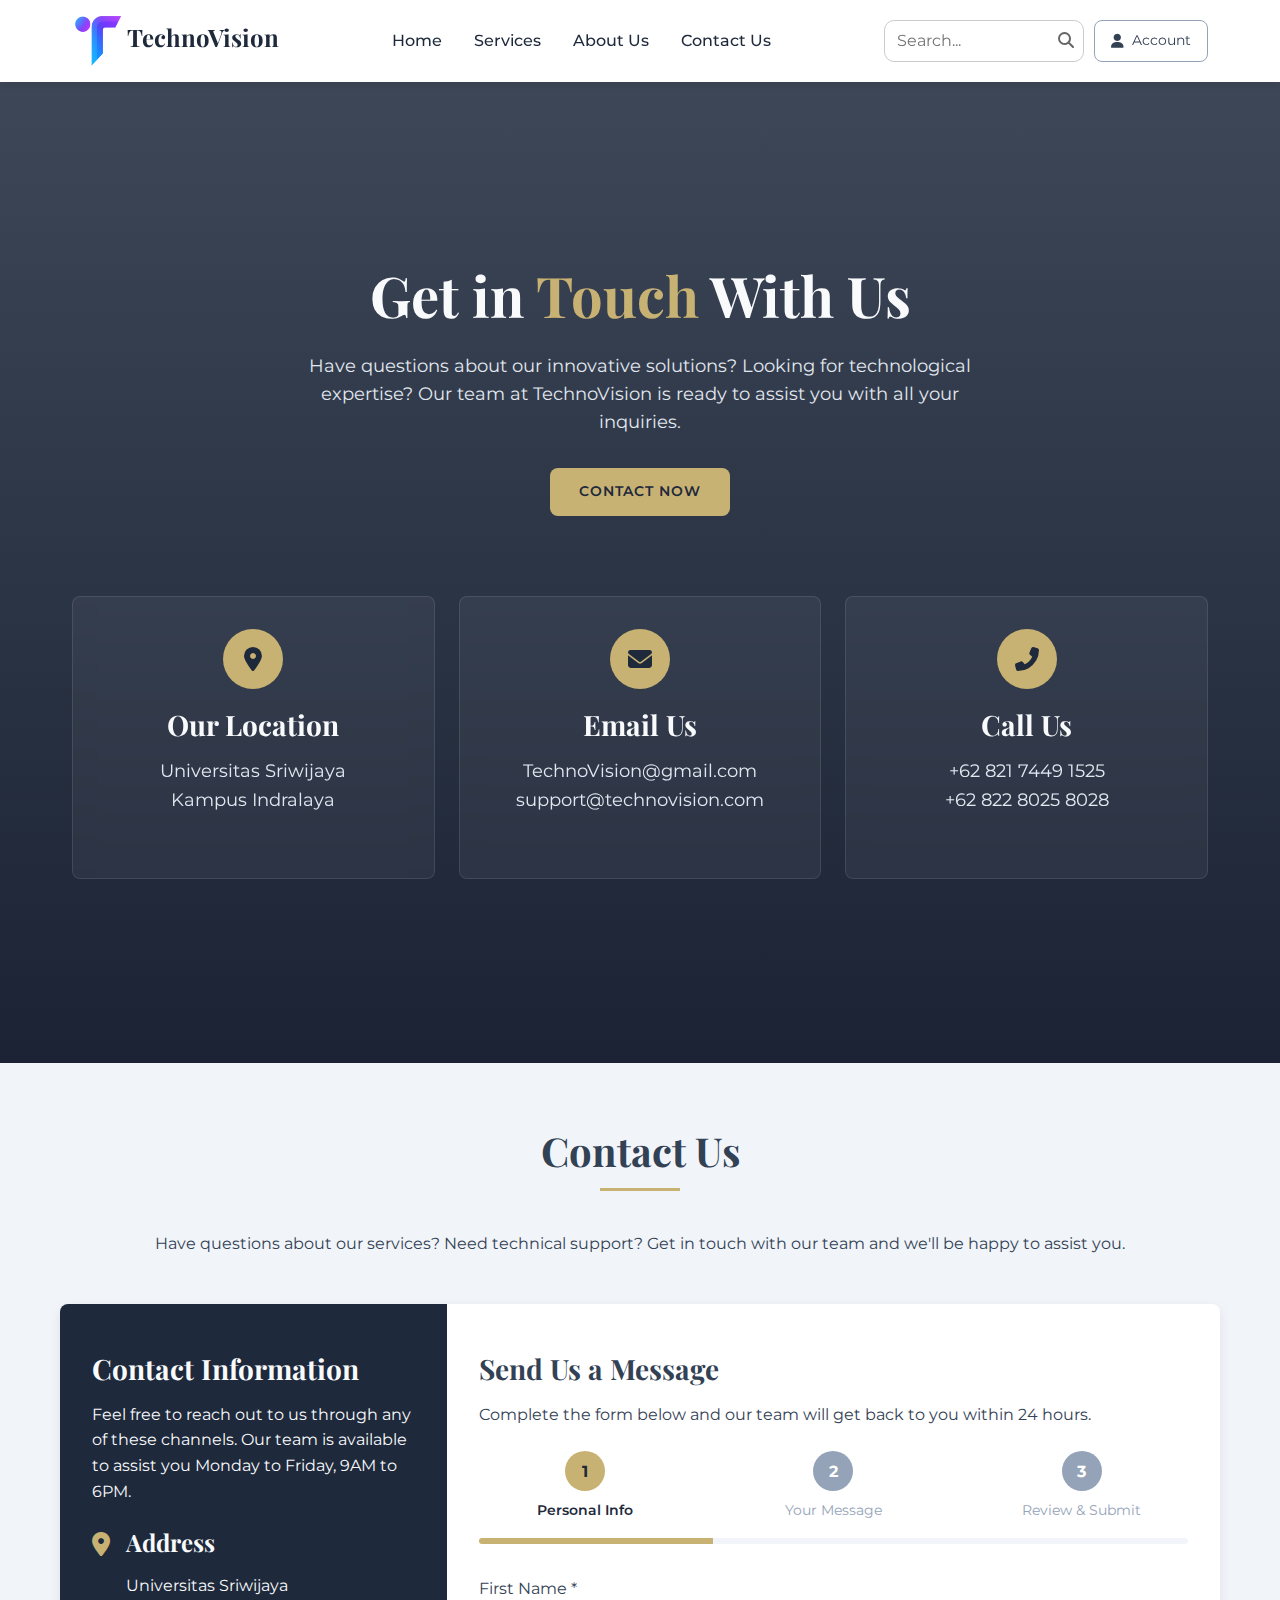
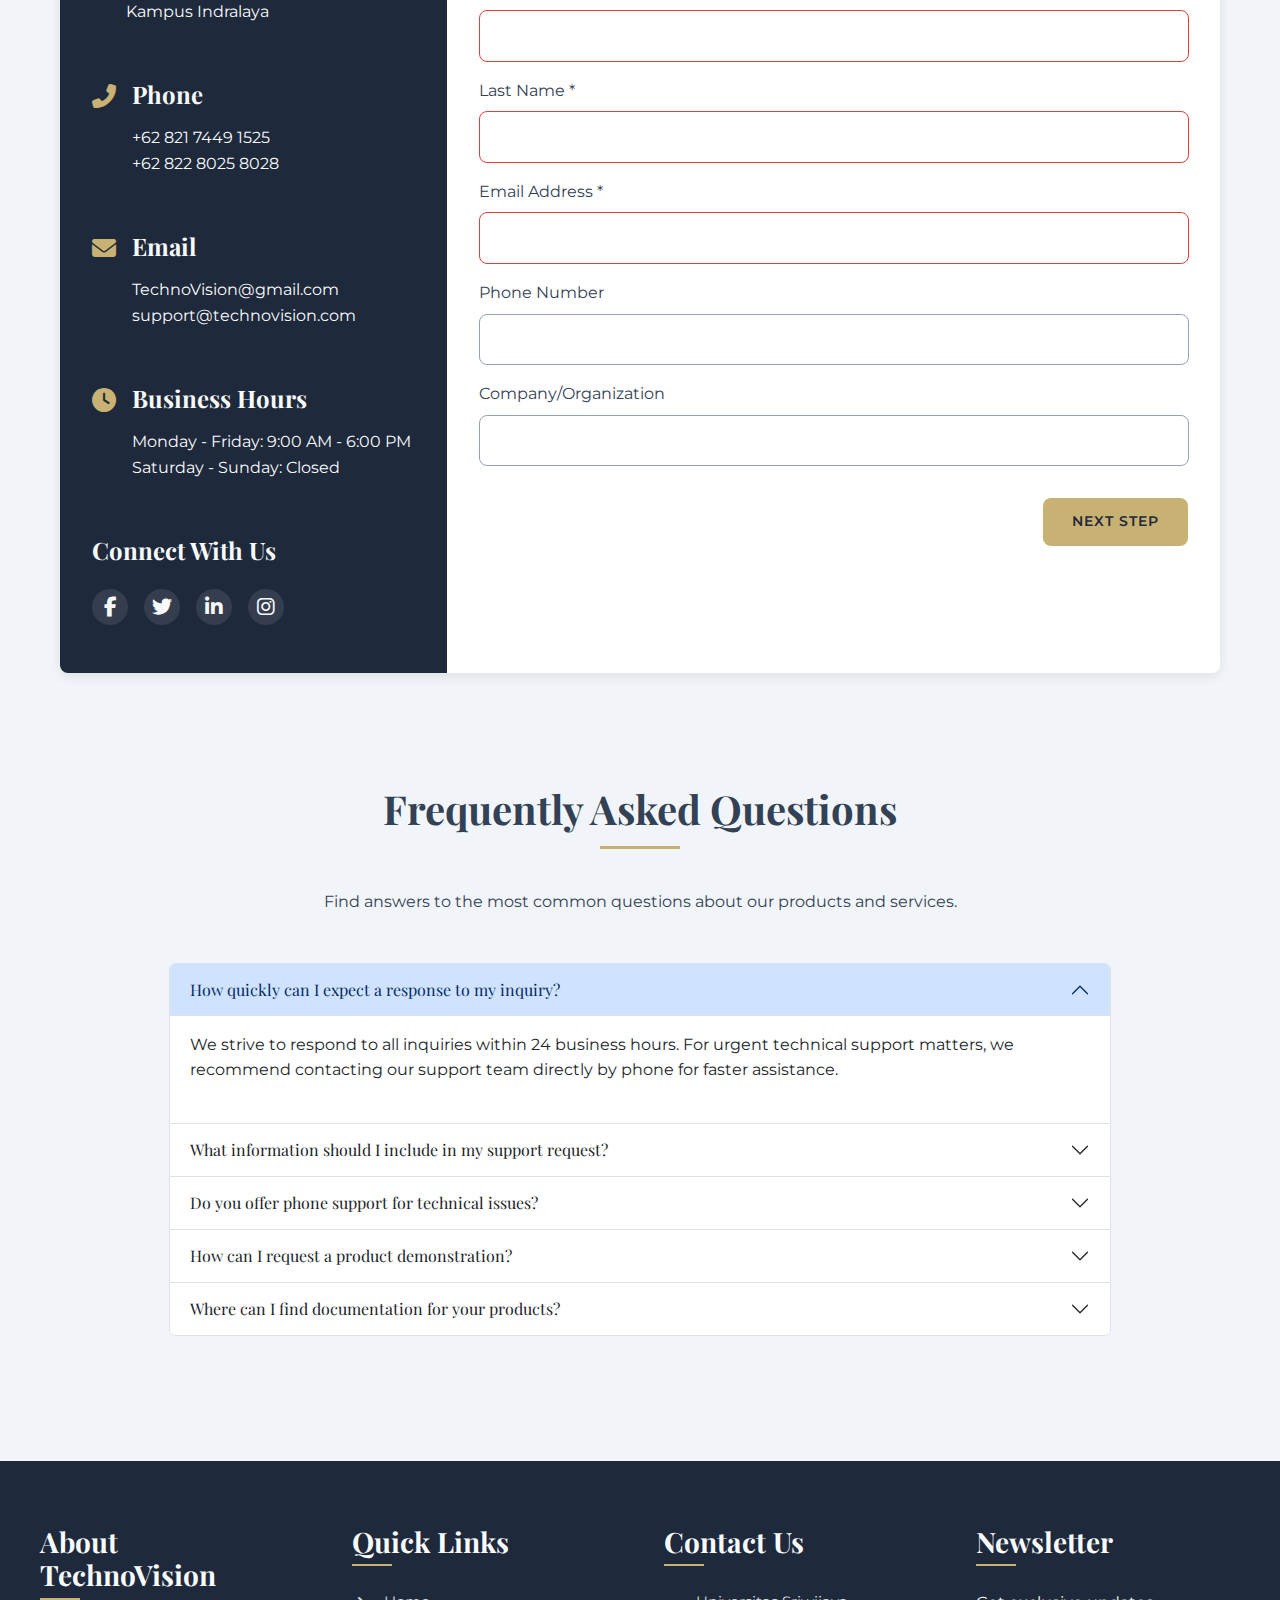
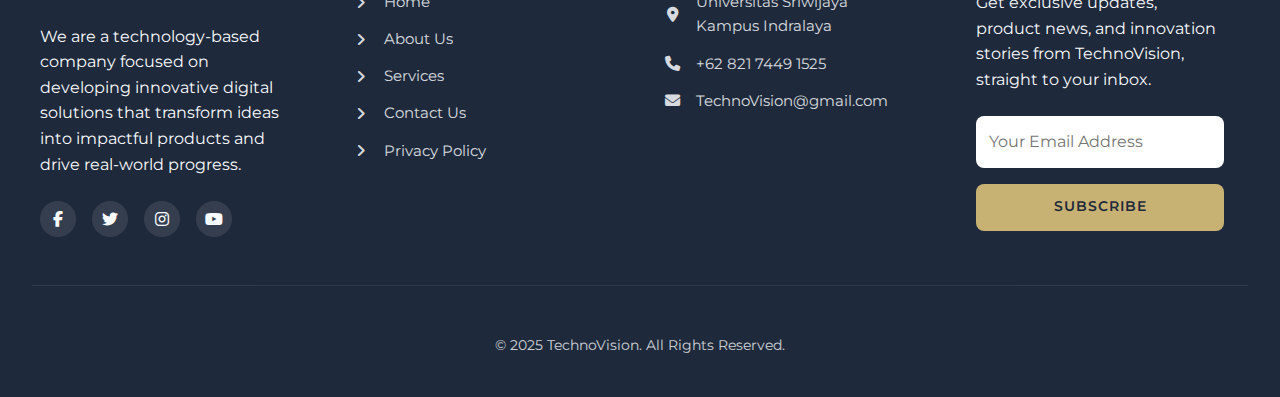
<file: Projek PW/CONTACTUS/contactUs.html>
<!DOCTYPE html>
<html lang="en">

<head>
    <meta charset="UTF-8">
    <meta name="viewport" content="width=device-width, initial-scale=1.0">
    <title>Contact Us - TechnoVision</title>
    <script src="contactUs.js"></script>
    <!-- Bootstrap 5.3 CSS -->
    <link href="https://cdn.jsdelivr.net/npm/bootstrap@5.3.0/dist/css/bootstrap.min.css" rel="stylesheet">
    <!-- Font Awesome -->
    <link rel="stylesheet" href="https://cdnjs.cloudflare.com/ajax/libs/font-awesome/6.4.0/css/all.min.css">
    <!-- Google Fonts -->
    <link
        href="https://fonts.googleapis.com/css2?family=Montserrat:wght@300;400;500;600;700&family=Playfair+Display:wght@400;500;600;700&display=swap"
        rel="stylesheet">
    <link rel="stylesheet" href="contactUs.css">
</head>

<body>
    <!-- Header with Navigation -->
    <header>
        <nav>
            <a href="../HOME/index.html" class="logo">
                <img src="../ASSETS/logo.png" alt="TechnoVision Logo" class="logo-img" />
                TechnoVision
            </a>
            <div class="nav-links">
                <a href="../HOME/index.html">Home</a>
                <a href="../SERVICES/services.html">Services</a>
                <a href="../ABOUTUS/aboutUs.html">About Us</a>
                <a href="contactUs.html">Contact Us</a>
            </div>

            <div class="user-menu">
                <div class="search-wrapper">
                    <input type="text" id="searchInput" placeholder="Search..." />
                    <button onclick="searchContent()">
                        <i class="fas fa-search"></i>
                    </button>
                </div>
                <button class="user-btn"><i class="fas fa-user"></i> Account</button>
                <div class="dropdown">
                    <a href="#" onclick="openAuthModal('login')"><i class="fas fa-sign-in-alt"></i> Login</a>
                    <a href="#" onclick="openAuthModal('signup')"><i class="fas fa-user-plus"></i> Sign Up</a>
                    <a href="#"><i class="fas fa-cog"></i> Settings</a>
                </div>
            </div>
            <button class="mobile-toggle">
                <i class="fas fa-bars"></i>
            </button>
        </nav>
    </header>

    <!-- Mobile Menu -->
    <div class="mobile-menu">
        <button class="close-mobile">&times;</button>
        <a href="../HOME/index.html">Home</a>
        <a href="../SERVICES/services.html">Services</a>
        <a href="../ABOUTUS/aboutUs.html">About Us</a>
        <a href="../CONTACTUS/contactUs.html">Contact Us</a>
        <div class="mobile-auth">
            <button onclick="openAuthModal('login')">Login</button>
            <button onclick="openAuthModal('signup')">Sign Up</button>
        </div>
    </div>

    <br><br><br>

    <!-- Contact Hero Section -->
    <section class="contact-hero">
        <div class="container">
            <div class="row text-center">
                <div class="col-lg-10 mx-auto">
                    <h1>Get in <span class="accent-text">Touch</span> With Us</h1>
                    <p>Have questions about our innovative solutions? Looking for technological expertise? Our team at
                        TechnoVision is ready to assist you with all your inquiries.</p>
                    <a href="#contact-form" class="btn">Contact Now</a>
                </div>
            </div>

            <div class="row mt-5">
                <div class="col-md-4">
                    <div class="contact-info-card text-center">
                        <div class="contact-icon mx-auto">
                            <i class="fas fa-map-marker-alt"></i>
                        </div>
                        <h3>Our Location</h3>
                        <p>Universitas Sriwijaya<br>Kampus Indralaya</p>
                    </div>
                </div>
                <div class="col-md-4">
                    <div class="contact-info-card text-center">
                        <div class="contact-icon mx-auto">
                            <i class="fas fa-envelope"></i>
                        </div>
                        <h3>Email Us</h3>
                        <p>TechnoVision@gmail.com<br>support@technovision.com</p>
                    </div>
                </div>
                <div class="col-md-4">
                    <div class="contact-info-card text-center">
                        <div class="contact-icon mx-auto">
                            <i class="fas fa-phone-alt"></i>
                        </div>
                        <h3>Call Us</h3>
                        <p>+62 821 7449 1525<br>+62 822 8025 8028</p>
                    </div>
                </div>
            </div>
        </div>
    </section>

    <!-- Contact Section -->
    <section class="container" id="contact-form">
        <h2 class="title">Contact Us</h2>
        <p class="text-center mb-5">Have questions about our services? Need technical support? Get in touch with our
            team and we'll be happy to assist you.</p>

        <div class="row contact-section">
            <!-- Contact Information -->
            <div class="col-lg-4 contact-info">
                <h3>Contact Information</h3>
                <p>Feel free to reach out to us through any of these channels. Our team is available to assist you
                    Monday to Friday, 9AM to 6PM.</p>

                <div class="contact-info-item">
                    <i class="fas fa-map-marker-alt"></i>
                    <div>
                        <h4>Address</h4>
                        <p>Universitas Sriwijaya<br>Kampus Indralaya</p>
                    </div>
                </div>

                <div class="contact-info-item">
                    <i class="fas fa-phone-alt"></i>
                    <div>
                        <h4>Phone</h4>
                        <p>+62 821 7449 1525<br>+62 822 8025 8028</p>
                    </div>
                </div>

                <div class="contact-info-item">
                    <i class="fas fa-envelope"></i>
                    <div>
                        <h4>Email</h4>
                        <p>TechnoVision@gmail.com<br>support@technovision.com</p>
                    </div>
                </div>

                <div class="contact-info-item">
                    <i class="fas fa-clock"></i>
                    <div>
                        <h4>Business Hours</h4>
                        <p>Monday - Friday: 9:00 AM - 6:00 PM<br>Saturday - Sunday: Closed</p>
                    </div>
                </div>

                <div class="mt-4">
                    <h4>Connect With Us</h4>
                    <div class="social-links">
                        <a href="#" class="text-light"><i class="fab fa-facebook-f fa-lg"></i></a>
                        <a href="#" class="text-light"><i class="fab fa-twitter fa-lg"></i></a>
                        <a href="#" class="text-light"><i class="fab fa-linkedin-in fa-lg"></i></a>
                        <a href="#" class="text-light"><i class="fab fa-instagram fa-lg"></i></a>
                    </div>
                </div>
            </div>

            <!-- Contact Form -->
            <div class="col-lg-8 contact-form">
                <h3>Send Us a Message</h3>
                <p>Complete the form below and our team will get back to you within 24 hours.</p>

                <!-- Step Progress Bar -->
                <div class="step-progress">
                    <div class="step-indicator">
                        <div class="step active" id="personal-step-indicator">
                            <div class="step-number">1</div>
                            <div class="step-title">Personal Info</div>
                        </div>
                        <div class="step" id="message-step-indicator">
                            <div class="step-number">2</div>
                            <div class="step-title">Your Message</div>
                        </div>
                        <div class="step" id="review-step-indicator">
                            <div class="step-number">3</div>
                            <div class="step-title">Review & Submit</div>
                        </div>
                    </div>
                    <div class="progress">
                        <div class="progress-bar" role="progressbar" style="width: 33%" aria-valuenow="33"
                            aria-valuemin="0" aria-valuemax="100"></div>
                    </div>
                </div>

                <!-- Contact Form -->
                <form id="contactForm">
                    <!-- Step 1: Personal Information -->
                    <div class="form-step active" id="step1">
                        <div class="row g-3">
                            <div class="col-md-6">
                                <label for="firstName" class="form-label">First Name *</label>
                                <input type="text" class="form-control1" id="firstName" required>
                            </div>
                            <div class="col-md-6">
                                <label for="lastName" class="form-label">Last Name *</label>
                                <input type="text" class="form-control1" id="lastName" required>
                            </div>
                            <div class="col-md-6">
                                <label for="email" class="form-label">Email Address *</label>
                                <input type="email" class="form-control1" id="email" required>
                            </div>
                            <div class="col-md-6">
                                <label for="phone" class="form-label">Phone Number</label>
                                <input type="tel" class="form-control1" id="phone">
                            </div>
                            <div class="col-md-6">
                                <label for="company" class="form-label">Company/Organization</label>
                                <input type="text" class="form-control1" id="company">
                            </div>
                        </div>

                        <div class="form-navigation">
                            <div></div>
                            <button type="button" class="btn" id="step1Next">Next Step</button>
                        </div>
                    </div>

                    <!-- Step 2: Message Details -->
                    <div class="form-step" id="step2">
                        <div class="row g-3">
                            <div class="col-12">
                                <label for="subject" class="form-label">Subject *</label>
                                <input type="text" class="form-control" id="subject" required>
                            </div>
                            <div class="col-12">
                                <label for="department" class="form-label">Department *</label>
                                <select class="form-select" id="department" required>
                                    <option value="" selected disabled>Select Department</option>
                                    <option value="General Inquiry">General Inquiry</option>
                                    <option value="Technical Support">Technical Support</option>
                                    <option value="Sales">Sales</option>
                                    <option value="Partnership">Partnership</option>
                                    <option value="Career">Career</option>
                                </select>
                            </div>
                            <div class="col-12">
                                <label for="message" class="form-label">Your Message *</label>
                                <textarea class="form-control" id="message" rows="5" required></textarea>
                            </div>
                            <div class="col-12">
                                <div class="form-check">
                                    <input class="form-check-input" type="checkbox" id="newsletter">
                                    <label class="form-check-label" for="newsletter">
                                        Subscribe to our newsletter for updates
                                    </label>
                                </div>
                            </div>
                        </div>

                        <div class="form-navigation">
                            <button type="button" class="btn btn-outline-secondary" id="step2Prev">Previous
                                Step</button>
                            <button type="button" class="btn" id="step2Next">Review Information</button>
                        </div>
                    </div>

                    <!-- Step 3: Review & Submit -->
                    <div class="form-step" id="step3">
                        <h4>Review Your Information</h4>
                        <p>Please review the information below before submitting your message.</p>

                        <div class="row">
                            <div class="col-md-6">
                                <div class="mb-3">
                                    <h5 class="mb-2">Personal Information</h5>
                                    <p class="mb-1"><strong>Name:</strong> <span id="reviewName">-</span></p>
                                    <p class="mb-1"><strong>Email:</strong> <span id="reviewEmail">-</span></p>
                                    <p class="mb-1"><strong>Phone:</strong> <span id="reviewPhone">-</span></p>
                                    <p class="mb-1"><strong>Company:</strong> <span id="reviewCompany">-</span></p>
                                </div>
                            </div>
                            <div class="col-md-6">
                                <div class="mb-3">
                                    <h5 class="mb-2">Message Details</h5>
                                    <p class="mb-1"><strong>Subject:</strong> <span id="reviewSubject">-</span></p>
                                    <p class="mb-1"><strong>Department:</strong> <span id="reviewDepartment">-</span>
                                    </p>
                                    <p class="mb-1"><strong>Newsletter:</strong> <span id="reviewNewsletter">-</span>
                                    </p>
                                </div>
                            </div>
                            <div class="col-12">
                                <div class="mb-3">
                                    <h5 class="mb-2">Your Message</h5>
                                    <p id="reviewMessage" class="p-3 bg-light rounded">-</p>
                                </div>
                            </div>
                        </div>

                        <div class="form-check mb-3">
                            <input class="form-check-input" type="checkbox" id="termsAgreement" required>
                            <label class="form-check-label" for="termsAgreement">
                                I agree to the <a href="#">terms and conditions</a> and <a href="#">privacy policy</a>.
                            </label>
                        </div>

                        <div class="form-navigation">
                            <button type="button" class="btn btn-outline-secondary" id="step3Prev">Previous
                                Step</button>
                            <button type="submit" class="btn" id="submitForm">Submit Message</button>
                        </div>
                    </div>
                </form>

                <!-- Submission Result -->
                <div class="submission-result" id="submissionResult">
                    <div class="text-center mb-4">
                        <i class="fas fa-check-circle text-success fa-3x"></i>
                    </div>
                    <h4 class="result-title text-center">Message Sent Successfully!</h4>
                    <p class="text-center">Thank you for contacting TechnoVision. Our team will get back to you shortly.
                    </p>

                    <div class="result-details mt-4">
                        <h5>Message Details:</h5>
                        <p class="result-data"><strong>Name:</strong> <span id="resultName"></span></p>
                        <p class="result-data"><strong>Email:</strong> <span id="resultEmail"></span></p>
                        <p class="result-data"><strong>Subject:</strong> <span id="resultSubject"></span></p>
                        <p class="result-data"><strong>Department:</strong> <span id="resultDepartment"></span></p>
                        <p class="result-data"><strong>Message:</strong> <span id="resultMessage"></span></p>
                    </div>

                    <div class="text-center mt-4">
                        <button type="button" class="btn" id="sendNewMessage">Send Another Message</button>
                    </div>
                </div>
            </div>
        </div>
    </section>

    <!-- FAQ Section -->
    <section class="container py-5">
        <h2 class="title">Frequently Asked Questions</h2>
        <p class="text-center mb-5">Find answers to the most common questions about our products and services.</p>

        <div class="row justify-content-center">
            <div class="col-lg-10">
                <div class="accordion" id="contactFAQ">
                    <div class="accordion-item">
                        <h2 class="accordion-header" id="faqOne">
                            <button class="accordion-button" type="button" data-bs-toggle="collapse"
                                data-bs-target="#collapseOne" aria-expanded="true" aria-controls="collapseOne">
                                How quickly can I expect a response to my inquiry?
                            </button>
                        </h2>
                        <div id="collapseOne" class="accordion-collapse collapse show" aria-labelledby="faqOne"
                            data-bs-parent="#contactFAQ">
                            <div class="accordion-body">
                                <p>We strive to respond to all inquiries within 24 business hours. For urgent technical
                                    support matters, we recommend contacting our support team directly by phone for
                                    faster assistance.</p>
                            </div>
                        </div>
                    </div>
                    <div class="accordion-item">
                        <h2 class="accordion-header" id="faqTwo">
                            <button class="accordion-button collapsed" type="button" data-bs-toggle="collapse"
                                data-bs-target="#collapseTwo" aria-expanded="false" aria-controls="collapseTwo">
                                What information should I include in my support request?
                            </button>
                        </h2>
                        <div id="collapseTwo" class="accordion-collapse collapse" aria-labelledby="faqTwo"
                            data-bs-parent="#contactFAQ">
                            <div class="accordion-body">
                                <p>To help us assist you more efficiently, please include the following in your support
                                    request:</p>
                                <ul>
                                    <li>Your product or service name</li>
                                    <li>Version number or subscription details</li>
                                    <li>A clear description of the issue</li>
                                    <li>Any error messages you're receiving</li>
                                    <li>Steps you've already taken to resolve the issue</li>
                                </ul>
                            </div>
                        </div>
                    </div>
                    <div class="accordion-item">
                        <h2 class="accordion-header" id="faqThree">
                            <button class="accordion-button collapsed" type="button" data-bs-toggle="collapse"
                                data-bs-target="#collapseThree" aria-expanded="false" aria-controls="collapseThree">
                                Do you offer phone support for technical issues?
                            </button>
                        </h2>
                        <div id="collapseThree" class="accordion-collapse collapse" aria-labelledby="faqThree"
                            data-bs-parent="#contactFAQ">
                            <div class="accordion-body">
                                <p>Yes, we offer phone support for technical issues during our business hours. For
                                    complex technical problems, our team might need to schedule a remote session to
                                    better assist you.</p>
                            </div>
                        </div>
                    </div>
                    <div class="accordion-item">
                        <h2 class="accordion-header" id="faqFour">
                            <button class="accordion-button collapsed" type="button" data-bs-toggle="collapse"
                                data-bs-target="#collapseFour" aria-expanded="false" aria-controls="collapseFour">
                                How can I request a product demonstration?
                            </button>
                        </h2>
                        <div id="collapseFour" class="accordion-collapse collapse" aria-labelledby="faqFour"
                            data-bs-parent="#contactFAQ">
                            <div class="accordion-body">
                                <p>You can request a product demonstration by selecting "Sales" from the department
                                    dropdown in our contact form. Please mention which product you're interested in, and
                                    our sales team will arrange a personalized demonstration at your convenience.</p>
                            </div>
                        </div>
                    </div>
                    <div class="accordion-item">
                        <h2 class="accordion-header" id="faqFive">
                            <button class="accordion-button collapsed" type="button" data-bs-toggle="collapse"
                                data-bs-target="#collapseFive" aria-expanded="false" aria-controls="collapseFive">
                                Where can I find documentation for your products?
                            </button>
                        </h2>
                        <div id="collapseFive" class="accordion-collapse collapse" aria-labelledby="faqFive"
                            data-bs-parent="#contactFAQ">
                            <div class="accordion-body">
                                <p>All our product documentation is available in our Knowledge Center at <a
                                        href="#">docs.technovision.com</a>. There you'll find user guides, API
                                    documentation, video tutorials, and troubleshooting resources.</p>
                            </div>
                        </div>
                    </div>
                </div>
            </div>
        </div>
    </section>

    <br><br><br>

    <!-- Footer -->
    <footer>
        <div class="footer-content">
            <div class="footer-column">
                <h3>About TechnoVision</h3>
                <p>
                    We are a technology-based company focused on developing innovative digital solutions that transform
                    ideas into impactful products and drive real-world progress.
                </p>
                <div class="social-links">
                    <a href="https://www.facebook.com/TechnoVisionprofile" target="_blank"><i
                            class="fab fa-facebook-f"></i></a>
                    <a href="https://twitter.com/TechnoVisionprofile" target="_blank"><i class="fab fa-twitter"></i></a>
                    <a href="https://www.instagram.com/TechnoVisionprofile" target="_blank"><i
                            class="fab fa-instagram"></i></a>
                    <a href="https://www.youtube.com/TechnoVisionprofile" target="_blank"><i
                            class="fab fa-youtube"></i></a>
                </div>
            </div>
            <div class="footer-column">
                <h3>Quick Links</h3>
                <ul class="footer-links">
                    <li>
                        <a href="../HOME/home.html" target="_blank"><i class="fas fa-angle-right"></i> Home</a>
                    </li>
                    <li>
                        <a href="../ABOUT US/aboutUs.html" target="_blank"><i class="fas fa-angle-right"></i> About
                            Us</a>
                    </li>
                    <li>
                        <a href="../SERVICES/services.html" target="_blank"><i class="fas fa-angle-right"></i>
                            Services</a>
                    </li>
                    <li>
                        <a href="../CONTACTUS/contactUs.html" target="_blank"><i class="fas fa-angle-right"></i> Contact
                            Us</a>
                    </li>
                    <li>
                        <a href="#"><i class="fas fa-angle-right"></i> Privacy Policy</a>
                    </li>
                </ul>
            </div>
            <div class="footer-column">
                <h3>Contact Us</h3>
                <ul class="footer-links">
                    <li>
                        <a href="https://www.google.com/maps?q=Universitas+Sriwijaya+Indralaya" target="_blank"><i
                                class="fas fa-map-marker-alt"></i> Universitas Sriwijaya <br> Kampus Indralaya </a>
                    </li>
                    <li>
                        <a href="https://wa.me/6282174491525"><i class="fas fa-phone"></i> +62 821 7449 1525</a>
                    </li>
                    <li>
                        <a href="mailto:TechnoVision@gmail.com"><i class="fas fa-envelope"></i>
                            TechnoVision@gmail.com</a>
                    </li>
                </ul>
            </div>
            <div class="footer-column">
                <h3>Newsletter</h3>
                <p>
                    Get exclusive updates, product news, and innovation stories from TechnoVision, straight to your
                    inbox.
                </p>
                <form class="newsletter">
                    <input type="email" placeholder="Your Email Address" required />
                    <button type="submit" class="btn">Subscribe</button>
                </form>
            </div>
        </div>
        <div class="copyright">
            <p>&copy; 2025 TechnoVision. All Rights Reserved.</p>
        </div>
    </footer>

    <!-- Login/Signup Modal -->
    <div id="auth-modal" class="auth-modal">
        <div class="auth-container">
            <button class="auth-close">&times;</button>
            <div class="auth-header">
                <button class="auth-tab" id="login-tab">Login</button>
                <button class="auth-tab" id="signup-tab">Sign Up</button>
            </div>
            <form class="auth-form" id="login-form">
                <div class="form-group">
                    <label for="login-email">Email</label>
                    <input type="email" id="login-email" placeholder="Your email address" required />
                </div>
                <div class="form-group">
                    <label for="login-password">Password</label>
                    <input type="password" id="login-password" placeholder="Your password" required />
                </div>
                <button type="submit" class="auth-btn">Login</button>
                <div class="auth-footer">
                    <p>
                        Don't have an account?
                        <a href="#" id="switch-to-signup">Sign up here</a>
                    </p>
                </div>
            </form>
            <form class="auth-form" id="signup-form">
                <div class="form-group">
                    <label for="signup-name">Full Name</label>
                    <input type="text" id="signup-name" placeholder="Your full name" required />
                </div>
                <div class="form-group">
                    <label for="signup-email">Email</label>
                    <input type="email" id="signup-email" placeholder="Your email address" required />
                </div>
                <div class="form-group">
                    <label for="signup-password">Password</label>
                    <input type="password" id="signup-password" placeholder="Choose a password" required />
                </div>
                <button type="submit" class="auth-btn">Sign Up</button>
                <div class="auth-footer">
                    <p>
                        Already have an account?
                        <a href="#" id="switch-to-login">Login here</a>
                    </p>
                </div>
            </form>
        </div>
    </div>

    <!-- Toast Notification -->
    <div id="toast" class="toast">
        <i class="fas fa-music"></i> <span id="toast-message"></span>
    </div>

    <!-- Bootstrap 5.3 JS with Popper -->
    <script src="https://cdn.jsdelivr.net/npm/bootstrap@5.3.0/dist/js/bootstrap.bundle.min.js"></script>

    <!-- Custom Script for Multi-step Form -->
    <script>
        document.addEventListener('DOMContentLoaded', function () {
            // Form steps elements
            const step1 = document.getElementById('step1');
            const step2 = document.getElementById('step2');
            const step3 = document.getElementById('step3');

            // Step indicators
            const personalStepIndicator = document.getElementById('personal-step-indicator');
            const messageStepIndicator = document.getElementById('message-step-indicator');
            const reviewStepIndicator = document.getElementById('review-step-indicator');

            // Navigation buttons
            const step1Next = document.getElementById('step1Next');
            const step2Prev = document.getElementById('step2Prev');
            const step2Next = document.getElementById('step2Next');
            const step3Prev = document.getElementById('step3Prev');
            const submitForm = document.getElementById('submitForm');
            const sendNewMessage = document.getElementById('sendNewMessage');

            // Progress bar
            const progressBar = document.querySelector('.progress-bar');

            // Form and result container
            const contactForm = document.getElementById('contactForm');
            const submissionResult = document.getElementById('submissionResult');

            // Step 1 to Step 2
            step1Next.addEventListener('click', function () {
                // Validate Step 1 fields
                const firstName = document.getElementById('firstName').value;
                const lastName = document.getElementById('lastName').value;
                const email = document.getElementById('email').value;

                if (!firstName || !lastName || !email) {
                    alert('Please fill in all required fields.');
                    return;
                }

                step1.classList.remove('active');
                step2.classList.add('active');

                personalStepIndicator.classList.add('completed');
                messageStepIndicator.classList.add('active');

                progressBar.style.width = '66%';
                progressBar.setAttribute('aria-valuenow', '66');
            });

            // Step 2 to Step 1
            step2Prev.addEventListener('click', function () {
                step2.classList.remove('active');
                step1.classList.add('active');

                messageStepIndicator.classList.remove('active');

                progressBar.style.width = '33%';
                progressBar.setAttribute('aria-valuenow', '33');
            });

            // Step 2 to Step 3
            step2Next.addEventListener('click', function () {
                // Validate Step 2 fields
                const subject = document.getElementById('subject').value;
                const department = document.getElementById('department').value;
                const message = document.getElementById('message').value;

                if (!subject || !department || !message) {
                    alert('Please fill in all required fields.');
                    return;
                }

                // Populate review information
                const firstName = document.getElementById('firstName').value;
                const lastName = document.getElementById('lastName').value;
                const email = document.getElementById('email').value;
                const phone = document.getElementById('phone').value || 'Not provided';
                const company = document.getElementById('company').value || 'Not provided';
                const newsletter = document.getElementById('newsletter').checked ? 'Yes' : 'No';

                document.getElementById('reviewName').textContent = firstName + ' ' + lastName;
                document.getElementById('reviewEmail').textContent = email;
                document.getElementById('reviewPhone').textContent = phone;
                document.getElementById('reviewCompany').textContent = company;
                document.getElementById('reviewSubject').textContent = subject;
                document.getElementById('reviewDepartment').textContent = department;
                document.getElementById('reviewMessage').textContent = message;
                document.getElementById('reviewNewsletter').textContent = newsletter;

                step2.classList.remove('active');
                step3.classList.add('active');

                messageStepIndicator.classList.add('completed');
                reviewStepIndicator.classList.add('active');

                progressBar.style.width = '100%';
                progressBar.setAttribute('aria-valuenow', '100');
            });

            // Step 3 to Step 2
            step3Prev.addEventListener('click', function () {
                step3.classList.remove('active');
                step2.classList.add('active');

                reviewStepIndicator.classList.remove('active');

                progressBar.style.width = '66%';
                progressBar.setAttribute('aria-valuenow', '66');
            });

            // Form submission
            contactForm.addEventListener('submit', function (e) {
                e.preventDefault();

                // Check terms agreement
                if (!document.getElementById('termsAgreement').checked) {
                    alert('Please agree to the terms and conditions to proceed.');
                    return;
                }

                // Get form values for submission result
                const firstName = document.getElementById('firstName').value;
                const lastName = document.getElementById('lastName').value;
                const email = document.getElementById('email').value;
                const subject = document.getElementById('subject').value;
                const department = document.getElementById('department').value;
                const message = document.getElementById('message').value;

                // Set result values
                document.getElementById('resultName').textContent = firstName + ' ' + lastName;
                document.getElementById('resultEmail').textContent = email;
                document.getElementById('resultSubject').textContent = subject;
                document.getElementById('resultDepartment').textContent = department;
                document.getElementById('resultMessage').textContent = message;

                // Hide form and show result
                contactForm.style.display = 'none';
                submissionResult.style.display = 'block';
            });

            // Send new message button
            sendNewMessage.addEventListener('click', function () {
                // Reset form fields
                contactForm.reset();

                // Reset form steps and indicators
                step3.classList.remove('active');
                step2.classList.remove('active');
                step1.classList.add('active');

                messageStepIndicator.classList.remove('active', 'completed');
                reviewStepIndicator.classList.remove('active', 'completed');
                personalStepIndicator.classList.remove('completed');
                personalStepIndicator.classList.add('active');

                progressBar.style.width = '33%';
                progressBar.setAttribute('aria-valuenow', '33');

                // Show form and hide result
                contactForm.style.display = 'block';
                submissionResult.style.display = 'none';
            });
        });
    </script>
</body>

</html>
</file>
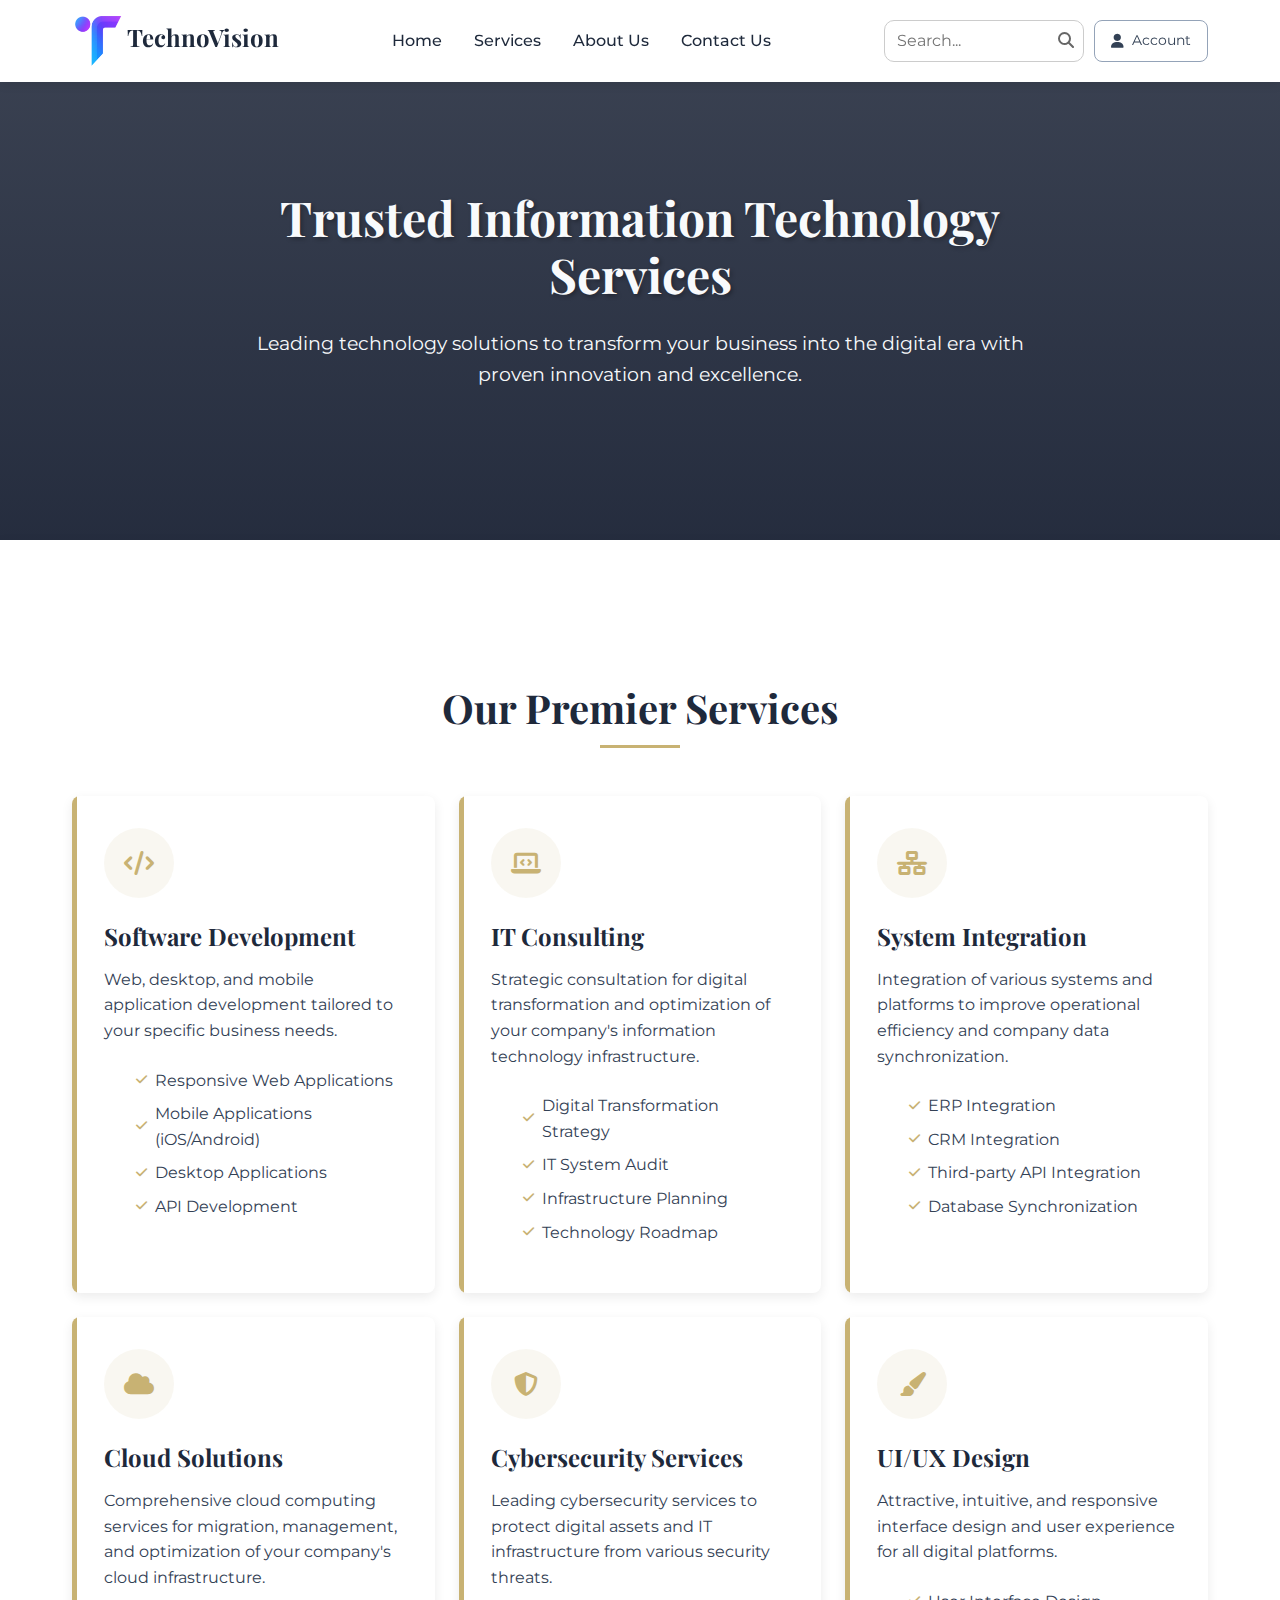
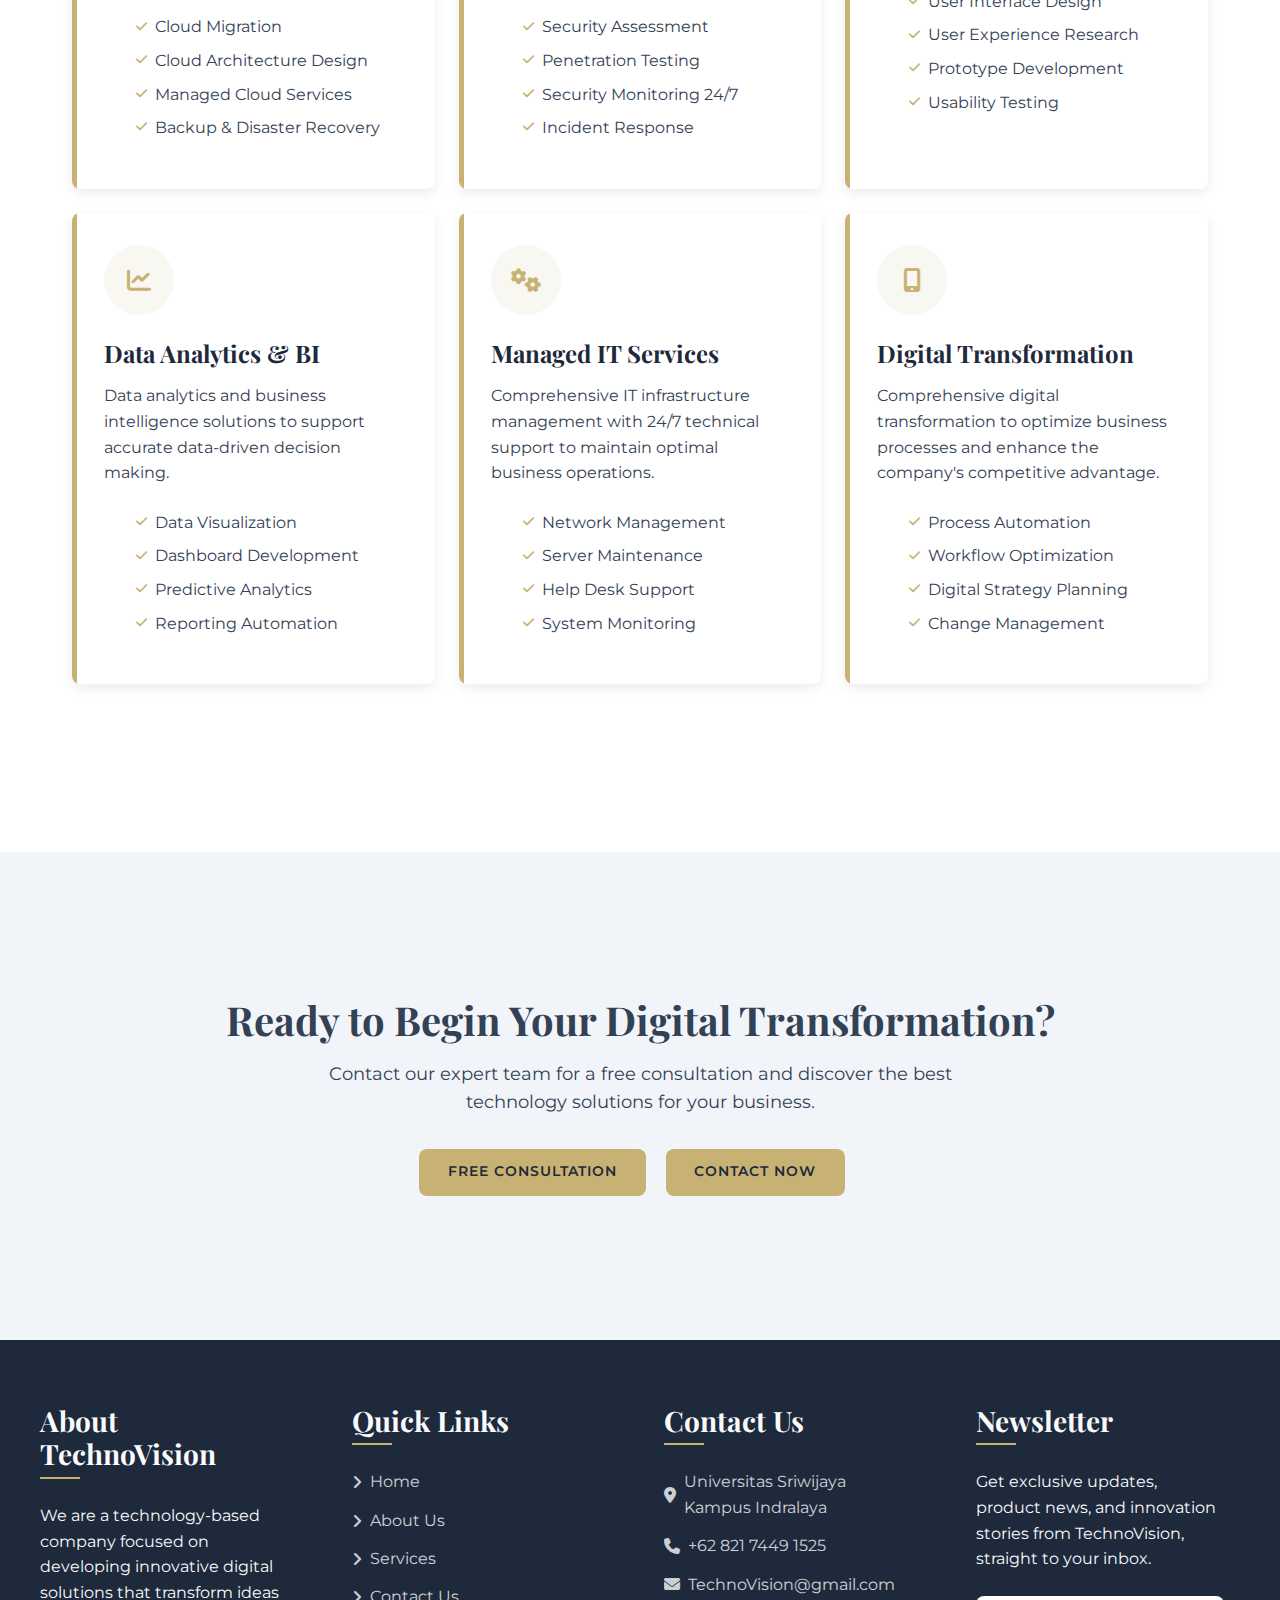
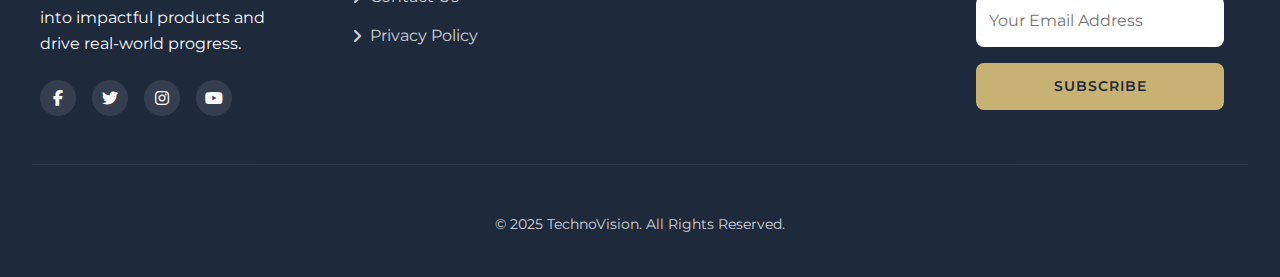
<file: Projek PW/SERVICES/services.html>
<!DOCTYPE html>
<html lang="id">

<head>
    <meta charset="UTF-8">
    <meta name="viewport" content="width=device-width, initial-scale=1.0">
    <title>TechnoVision - Layanan Teknologi Informasi</title>
    <link
        href="https://fonts.googleapis.com/css2?family=Playfair+Display:wght@400;500;700&family=Montserrat:wght@300;400;600&display=swap"
        rel="stylesheet" />
    <link href="https://cdnjs.cloudflare.com/ajax/libs/bootstrap/5.3.2/css/bootstrap.min.css" rel="stylesheet">
    <link href="https://cdnjs.cloudflare.com/ajax/libs/font-awesome/6.4.0/css/all.min.css" rel="stylesheet">
    <!-- Bootstrap 5 CSS -->
    <link href="https://cdn.jsdelivr.net/npm/bootstrap@5.3.0-alpha1/dist/css/bootstrap.min.css" rel="stylesheet">
    <!-- Bootstrap 5 JS with Popper -->
    <script src="https://cdn.jsdelivr.net/npm/bootstrap@5.3.0-alpha1/dist/js/bootstrap.bundle.min.js"></script>
    <!-- Bootstrap Icons -->
    <link rel="stylesheet" href="https://cdn.jsdelivr.net/npm/bootstrap-icons@1.8.1/font/bootstrap-icons.css">
    <link rel="stylesheet" href="services.css" />
    <script src="services.js"></script>

</head>

<body>
    <!-- Header with Navigation -->
    <header>
        <nav>
            <a href="../HOME/index.html" class="logo">
                <img src="../ASSETS/logo.png" alt="TechnoVision Logo" class="logo-img" />
                TechnoVision
            </a>
            <div class="nav-links">
                <a href="../HOME/index.html">Home</a>
                <a href="../SERVICES/services.html">Services</a>
                <a href="../ABOUTUS/aboutUs.html">About Us</a>
                <a href="../CONTACTUS/contactUs.html">Contact Us</a>
            </div>

            <div class="user-menu">
                <div class="search-wrapper">
                    <input type="text" id="searchInput" placeholder="Search..." />
                    <button onclick="searchContent()">
                        <i class="fas fa-search"></i>
                    </button>
                </div>
                <button class="user-btn"><i class="fas fa-user"></i> Account</button>
                <div class="dropdown">
                    <a href="#" onclick="openAuthModal('login')"><i class="fas fa-sign-in-alt"></i> Login</a>
                    <a href="#" onclick="openAuthModal('signup')"><i class="fas fa-user-plus"></i> Sign Up</a>
                    <a href="#"><i class="fas fa-cog"></i> Settings</a>
                </div>
            </div>
            <button class="mobile-toggle">
                <i class="fas fa-bars"></i>
            </button>
        </nav>
    </header>

    <!-- Mobile Menu -->
    <div class="mobile-menu">
        <button class="close-mobile">&times;</button>
        <a href="../HOME/index.html">Home</a>
        <a href="../SERVICES/services.html">Services</a>
        <a href="../ABOUTUS/aboutUs.html">About Us</a>
        <a href="../CONTACTUS/contactUs.html">Contact Us</a>
        <div class="mobile-auth">
            <button onclick="openAuthModal('login')">Login</button>
            <button onclick="openAuthModal('signup')">Sign Up</button>
        </div>
    </div>

    <!-- Hero Section -->
    <section id="home" class="hero-section">
        <div class="container">
            <div class="hero-content">
                <h1>Trusted Information Technology Services</h1>
                <p>Leading technology solutions to transform your business into the digital era with proven innovation
                    and excellence.</p>
            </div>
        </div>
    </section>

    <!-- Services Section -->
    <section id="services" class="services-section">
        <div class="container">
            <h2 class="section-title">Our Premier Services</h2>
            <div class="row">
                <div class="col-lg-4 col-md-6 mb-4">
                    <div class="service-card">
                        <div class="service-icon">
                            <i class="fas fa-code"></i>
                        </div>
                        <h4>Software Development</h4>
                        <p>Web, desktop, and mobile application development tailored to your specific business needs.
                        </p>
                        <ul class="service-features">
                            <li><i class="fas fa-check"></i> Responsive Web Applications</li>
                            <li><i class="fas fa-check"></i> Mobile Applications (iOS/Android)</li>
                            <li><i class="fas fa-check"></i> Desktop Applications</li>
                            <li><i class="fas fa-check"></i> API Development</li>
                        </ul>
                    </div>
                </div>
                <div class="col-lg-4 col-md-6 mb-4">
                    <div class="service-card">
                        <div class="service-icon">
                            <i class="fas fa-laptop-code"></i>
                        </div>
                        <h4>IT Consulting</h4>
                        <p>Strategic consultation for digital transformation and optimization of your company's
                            information technology infrastructure.</p>
                        <ul class="service-features">
                            <li><i class="fas fa-check"></i> Digital Transformation Strategy</li>
                            <li><i class="fas fa-check"></i> IT System Audit</li>
                            <li><i class="fas fa-check"></i>Infrastructure Planning</li>
                            <li><i class="fas fa-check"></i> Technology Roadmap</li>
                        </ul>
                    </div>
                </div>
                <div class="col-lg-4 col-md-6 mb-4">
                    <div class="service-card">
                        <div class="service-icon">
                            <i class="fas fa-network-wired"></i>
                        </div>
                        <h4>System Integration</h4>
                        <p>Integration of various systems and platforms to improve operational efficiency and company
                            data synchronization.</p>
                        <ul class="service-features">
                            <li><i class="fas fa-check"></i> ERP Integration</li>
                            <li><i class="fas fa-check"></i> CRM Integration</li>
                            <li><i class="fas fa-check"></i> Third-party API Integration</li>
                            <li><i class="fas fa-check"></i> Database Synchronization</li>
                        </ul>
                    </div>
                </div>
                <div class="col-lg-4 col-md-6 mb-4">
                    <div class="service-card">
                        <div class="service-icon">
                            <i class="fas fa-cloud"></i>
                        </div>
                        <h4>Cloud Solutions</h4>
                        <p>Comprehensive cloud computing services for migration, management, and optimization of your
                            company's cloud infrastructure.</p>
                        <ul class="service-features">
                            <li><i class="fas fa-check"></i> Cloud Migration</li>
                            <li><i class="fas fa-check"></i> Cloud Architecture Design</li>
                            <li><i class="fas fa-check"></i> Managed Cloud Services</li>
                            <li><i class="fas fa-check"></i> Backup & Disaster Recovery</li>
                        </ul>
                    </div>
                </div>
                <div class="col-lg-4 col-md-6 mb-4">
                    <div class="service-card">
                        <div class="service-icon">
                            <i class="fas fa-shield-alt"></i>
                        </div>
                        <h4>Cybersecurity Services</h4>
                        <p>Leading cybersecurity services to protect digital assets and IT infrastructure from various
                            security threats.</p>
                        <ul class="service-features">
                            <li><i class="fas fa-check"></i> Security Assessment</li>
                            <li><i class="fas fa-check"></i> Penetration Testing</li>
                            <li><i class="fas fa-check"></i> Security Monitoring 24/7</li>
                            <li><i class="fas fa-check"></i> Incident Response</li>
                        </ul>
                    </div>
                </div>
                <div class="col-lg-4 col-md-6 mb-4">
                    <div class="service-card">
                        <div class="service-icon">
                            <i class="fas fa-paint-brush"></i>
                        </div>
                        <h4>UI/UX Design</h4>
                        <p>Attractive, intuitive, and responsive interface design and user experience for all digital
                            platforms.</p>
                        <ul class="service-features">
                            <li><i class="fas fa-check"></i> User Interface Design</li>
                            <li><i class="fas fa-check"></i> User Experience Research</li>
                            <li><i class="fas fa-check"></i> Prototype Development</li>
                            <li><i class="fas fa-check"></i> Usability Testing</li>
                        </ul>
                    </div>
                </div>
                <div class="col-lg-4 col-md-6 mb-4">
                    <div class="service-card">
                        <div class="service-icon">
                            <i class="fas fa-chart-line"></i>
                        </div>
                        <h4>Data Analytics & BI</h4>
                        <p>Data analytics and business intelligence solutions to support accurate data-driven decision
                            making.</p>
                        <ul class="service-features">
                            <li><i class="fas fa-check"></i> Data Visualization</li>
                            <li><i class="fas fa-check"></i> Dashboard Development</li>
                            <li><i class="fas fa-check"></i> Predictive Analytics</li>
                            <li><i class="fas fa-check"></i> Reporting Automation</li>
                        </ul>
                    </div>
                </div>
                <div class="col-lg-4 col-md-6 mb-4">
                    <div class="service-card">
                        <div class="service-icon">
                            <i class="fas fa-cogs"></i>
                        </div>
                        <h4>Managed IT Services</h4>
                        <p>Comprehensive IT infrastructure management with 24/7 technical support to maintain optimal
                            business operations.</p>
                        <ul class="service-features">
                            <li><i class="fas fa-check"></i> Network Management</li>
                            <li><i class="fas fa-check"></i> Server Maintenance</li>
                            <li><i class="fas fa-check"></i> Help Desk Support</li>
                            <li><i class="fas fa-check"></i> System Monitoring</li>
                        </ul>
                    </div>
                </div>
                <div class="col-lg-4 col-md-6 mb-4">
                    <div class="service-card">
                        <div class="service-icon">
                            <i class="fas fa-mobile-alt"></i>
                        </div>
                        <h4>Digital Transformation</h4>
                        <p>Comprehensive digital transformation to optimize business processes and enhance the company's
                            competitive advantage.</p>
                        <ul class="service-features">
                            <li><i class="fas fa-check"></i> Process Automation</li>
                            <li><i class="fas fa-check"></i> Workflow Optimization</li>
                            <li><i class="fas fa-check"></i> Digital Strategy Planning</li>
                            <li><i class="fas fa-check"></i> Change Management</li>
                        </ul>
                    </div>
                </div>
            </div>
        </div>
    </section>

    <!-- CTA Section -->
    <section class="cta-section">
        <div class="container">
            <h3>Ready to Begin Your Digital Transformation?</h3>
            <p>Contact our expert team for a free consultation and discover the best technology solutions for your
                business.
            </p>
            <a href="#contact" class="btn btn-primary btn-lg me-3">Free Consultation</a>
            <a href="tel:+6221123456789" class="btn btn-primary btn-lg me-3">
                Contact now
            </a>
        </div>
    </section>

    <!-- Footer -->
    <footer>
        <div class="footer-content">
            <div class="footer-column">
                <h3>About TechnoVision</h3>
                <p>
                    We are a technology-based company focused on developing innovative digital solutions that transform
                    ideas into impactful products and drive real-world progress.
                </p>
                <div class="social-links">
                    <a href="https://www.facebook.com/TechnoVisionprofile" target="_blank"><i
                            class="fab fa-facebook-f"></i></a>
                    <a href="https://twitter.com/TechnoVisionprofile" target="_blank"><i class="fab fa-twitter"></i></a>
                    <a href="https://www.instagram.com/TechnoVisionprofile" target="_blank"><i
                            class="fab fa-instagram"></i></a>
                    <a href="https://www.youtube.com/TechnoVisionprofile" target="_blank"><i
                            class="fab fa-youtube"></i></a>
                </div>
            </div>
            <div class="footer-column">
                <h3>Quick Links</h3>
                <ul class="footer-links">
                    <li>
                        <a href="../HOME/home.html" target="_blank"><i class="fas fa-angle-right"></i> Home</a>
                    </li>
                    <li>
                        <a href="../ABOUT US/aboutUs.html" target="_blank"><i class="fas fa-angle-right"></i> About
                            Us</a>
                    </li>
                    <li>
                        <a href="../SERVICES/services.html" target="_blank"><i class="fas fa-angle-right"></i>
                            Services</a>
                    </li>
                    <li>
                        <a href="../CONTACTUS/contactUs.html" target="_blank"><i class="fas fa-angle-right"></i> Contact
                            Us</a>
                    </li>
                    <li>
                        <a href="#"><i class="fas fa-angle-right"></i> Privacy Policy</a>
                    </li>
                </ul>
            </div>
            <div class="footer-column">
                <h3>Contact Us</h3>
                <ul class="footer-links">
                    <li>
                        <a href="https://www.google.com/maps?q=Universitas+Sriwijaya+Indralaya" target="_blank"><i
                                class="fas fa-map-marker-alt"></i> Universitas Sriwijaya <br> Kampus Indralaya </a>
                    </li>
                    <li>
                        <a href="https://wa.me/6282174491525"><i class="fas fa-phone"></i> +62 821 7449 1525</a>
                    </li>
                    <li>
                        <a href="mailto:TechnoVision@gmail.com"><i class="fas fa-envelope"></i>
                            TechnoVision@gmail.com</a>
                    </li>
                </ul>
            </div>
            <div class="footer-column">
                <h3>Newsletter</h3>
                <p>
                    Get exclusive updates, product news, and innovation stories from TechnoVision, straight to your
                    inbox.
                </p>
                <form class="newsletter">
                    <input type="email" placeholder="Your Email Address" required />
                    <button type="submit" class="btn">Subscribe</button>
                </form>
            </div>
        </div>
        <div class="copyright">
            <p>&copy; 2025 TechnoVision. All Rights Reserved.</p>
        </div>
    </footer>

    <!-- Modal for Composer Biography -->
    <div id="composer-modal" class="modal">
        <div class="modal-content">
            <button class="close-btn">&times;</button>
            <h3 id="composer-name"></h3>
            <p id="composer-bio"></p>
        </div>
    </div>

    <!-- Login/Signup Modal -->
    <div id="auth-modal" class="auth-modal">
        <div class="auth-container">
            <button class="auth-close">&times;</button>
            <div class="auth-header">
                <button class="auth-tab" id="login-tab">Login</button>
                <button class="auth-tab" id="signup-tab">Sign Up</button>
            </div>
            <form class="auth-form" id="login-form">
                <div class="form-group">
                    <label for="login-email">Email</label>
                    <input type="email" id="login-email" placeholder="Your email address" required />
                </div>
                <div class="form-group">
                    <label for="login-password">Password</label>
                    <input type="password" id="login-password" placeholder="Your password" required />
                </div>
                <button type="submit" class="auth-btn">Login</button>
                <div class="auth-footer">
                    <p>
                        Don't have an account?
                        <a href="#" id="switch-to-signup">Sign up here</a>
                    </p>
                </div>
            </form>
            <form class="auth-form" id="signup-form">
                <div class="form-group">
                    <label for="signup-name">Full Name</label>
                    <input type="text" id="signup-name" placeholder="Your full name" required />
                </div>
                <div class="form-group">
                    <label for="signup-email">Email</label>
                    <input type="email" id="signup-email" placeholder="Your email address" required />
                </div>
                <div class="form-group">
                    <label for="signup-password">Password</label>
                    <input type="password" id="signup-password" placeholder="Choose a password" required />
                </div>
                <button type="submit" class="auth-btn">Sign Up</button>
                <div class="auth-footer">
                    <p>
                        Already have an account?
                        <a href="#" id="switch-to-login">Login here</a>
                    </p>
                </div>
            </form>
        </div>
    </div>

    <!-- Toast Notification -->
    <div id="toast" class="toast">
        <i class="fas fa-music"></i> <span id="toast-message"></span>
    </div>

    <!-- Bootstrap JS -->
    <script src="https://cdnjs.cloudflare.com/ajax/libs/bootstrap/5.3.2/js/bootstrap.bundle.min.js"></script>

</body>

</html>
</file>
<file: Projek PW/CONTACTUS/contactUs.css>
/* ========== GENERAL STYLES ========== */
        :root {
            --primary-color: #1e293b;
            --secondary-color: #94a3b8;
            --accent-color: #c8b273;
            --accent-hover: #d4c48c;
            --text-color: #334155;
            --light-text: #f8fafc;
            --light-bg: #f1f5f9;
            --dark-bg: #0f172a;
            --dark-text: #e2e8f0;
            --shadow: 0 4px 12px rgba(0, 0, 0, 0.08);
            --transition: all 0.3s ease;
            --border-radius: 8px;
            --container-width: 1200px;
        }


        * {
            margin: 0;
            padding: 0;
            box-sizing: border-box;
        }

        body {
            font-family: 'Montserrat', sans-serif;
            color: var(--text-color);
            background-color: var(--light-bg);
            line-height: 1.6;
            overflow-x: hidden;
            transition: var(--transition);
        }

        h1,
        h2,
        h3,
        h4,
        h5,
        h6 {
            font-family: 'Playfair Display', serif;
            font-weight: 700;
            line-height: 1.2;
            margin-bottom: 1rem;
        }

        h1 {
            font-size: 3.5rem;
        }

        h2 {
            font-size: 2.5rem;
        }

        h3 {
            font-size: 1.75rem;
        }

        p {
            margin-bottom: 1.5rem;
        }

        a {
            text-decoration: none;
            color: var(--primary-color);
            transition: var(--transition);
        }

        a:hover {
            color: var(--accent-color);
        }

        ul {
            list-style: none;
        }

        .container {
            max-width: var(--container-width);
            margin: 0 auto;
            padding: 4rem 2rem;
        }

        .title {
            text-align: center;
            margin-bottom: 2.5rem;
            position: relative;
            padding-bottom: 1rem;
        }

        .title::after {
            content: '';
            position: absolute;
            bottom: 0;
            left: 50%;
            transform: translateX(-50%);
            width: 80px;
            height: 3px;
            background: var(--accent-color);
        }

        .btn {
            display: inline-block;
            background-color: var(--accent-color);
            color: var(--primary-color);
            padding: 0.8rem 1.8rem;
            border-radius: var(--border-radius);
            font-weight: 600;
            cursor: pointer;
            border: none;
            transition: var(--transition);
            text-transform: uppercase;
            letter-spacing: 1px;
            font-size: 0.9rem;
        }

        .btn:hover {
            background-color: var(--accent-hover);
            transform: translateY(-3px);
            box-shadow: var(--shadow);
        }

        img {
            max-width: 100%;
            height: auto;
        }

        /* ========== HEADER & NAVIGATION ========== */
        header {
            background-color: #fff;
            box-shadow: 0 2px 10px rgba(0, 0, 0, 0.1);
            position: fixed;
            width: 100%;
            top: 0;
            z-index: 1000;
            transition: var(--transition);
        }

        nav {
            display: flex;
            justify-content: space-between;
            align-items: center;
            max-width: var(--container-width);
            margin: 0 auto;
            padding: 1rem 2rem;
        }

        .logo {
            font-family: 'Playfair Display', serif;
            font-size: 1.5rem;
            font-weight: 700;
            color: var(--primary-color);
            text-decoration: none;
            gap: 1rem;
        }

        .logo-img {
            height: 50px;
            /* Sesuaikan tinggi logo */
            width: auto;
        }

        .nav-links {
            display: flex;
            gap: 2rem;
        }

        .nav-links a {
            font-weight: 500;
            position: relative;
        }

        .nav-links a::after {
            content: '';
            position: absolute;
            bottom: -5px;
            left: 0;
            width: 0;
            height: 2px;
            background-color: var(--accent-color);
            transition: width 0.3s ease;
        }

        .nav-links a:hover::after {
            width: 100%;
        }

        .user-menu {
            position: relative;
            display: flex;

        }

        .user-btn {
            background: transparent;
            border: 1px solid var(--secondary-color);
            border-radius: var(--border-radius);
            padding: 0.5rem 1rem;
            cursor: pointer;
            display: flex;
            align-items: center;
            gap: 0.5rem;
            font-family: 'Montserrat', sans-serif;
            font-size: 0.9rem;
            color: var(--text-color);
            transition: var(--transition);
        }

        .user-btn:hover {
            background-color: var(--light-bg);
        }

        .dropdown {
            position: absolute;
            top: 100%;
            right: 0;
            width: 200px;
            background-color: #fff;
            border-radius: var(--border-radius);
            box-shadow: var(--shadow);
            padding: 1rem 0;
            opacity: 0;
            visibility: hidden;
            transform: translateY(10px);
            transition: var(--transition);
            z-index: 10;
        }

        .user-menu:hover .dropdown {
            opacity: 1;
            visibility: visible;
            transform: translateY(0);
        }

        .dropdown a {
            display: block;
            padding: 0.7rem 1.5rem;
            color: var(--text-color);
            font-size: 0.9rem;
            transition: var(--transition);
        }

        .dropdown a:hover {
            background-color: var(--light-bg);
            color: var(--accent-color);
        }

        .dropdown a i {
            margin-right: 0.5rem;
            width: 16px;
        }

        .mobile-toggle {
            display: none;
            background: none;
            border: none;
            font-size: 1.5rem;
            cursor: pointer;
            color: var(--primary-color);
        }

        /* ========== MOBILE MENU ========== */
        .mobile-menu {
            position: fixed;
            top: 0;
            right: -100%;
            width: 80%;
            height: 100vh;
            background-color: var(--primary-color);
            color: var(--light-text);
            z-index: 2000;
            padding: 2rem;
            transition: right 0.3s ease;
            display: flex;
            flex-direction: column;
        }

        .mobile-menu.active {
            right: 0;
        }

        .mobile-menu a {
            color: var(--light-text);
            padding: 1rem 0;
            font-size: 1.2rem;
            border-bottom: 1px solid rgba(255, 255, 255, 0.1);
        }

        .mobile-menu a:hover {
            color: var(--accent-color);
        }

        .close-mobile {
            align-self: flex-end;
            background: none;
            border: none;
            color: var(--light-text);
            font-size: 2rem;
            cursor: pointer;
            margin-bottom: 2rem;
        }

        .mobile-auth {
            margin-top: 2rem;
            display: flex;
            flex-direction: column;
            gap: 1rem;
        }

        .mobile-auth button {
            background-color: transparent;
            border: 1px solid var(--light-text);
            color: var(--light-text);
            padding: 0.8rem;
            border-radius: var(--border-radius);
            cursor: pointer;
            transition: var(--transition);
        }

        .mobile-auth button:hover {
            background-color: var(--accent-color);
            color: var(--primary-color);
            border-color: var(--accent-color);
        }

        /* ========== FOOTER ========== */
        footer {
            background-color: var(--primary-color);
            color: var(--light-text);
            padding: 4rem 2rem 1rem;
        }

        .footer-content {
            display: grid;
            grid-template-columns: repeat(auto-fit, minmax(250px, 1fr));
            gap: 3rem;
            max-width: var(--container-width);
            margin: 0 auto;
        }

        .footer-column {
            word-wrap: break-word;
            word-break: break-word;
            padding-right: 1rem;
        }

        .footer-column h3 {
            color: var(--light-text);
            margin-bottom: 1.5rem;
            position: relative;
            padding-bottom: 0.5rem;
        }

        .footer-column h3::after {
            content: '';
            position: absolute;
            bottom: 0;
            left: 0;
            width: 40px;
            height: 2px;
            background-color: var(--accent-color);
        }

        .social-links {
            display: flex;
            gap: 1rem;
            margin-top: 1.5rem;
        }

        .social-links a {
            display: flex;
            align-items: center;
            justify-content: center;
            width: 36px;
            height: 36px;
            border-radius: 50%;
            background-color: rgba(255, 255, 255, 0.1);
            color: var(--light-text);
            transition: var(--transition);
        }

        .social-links a:hover {
            background-color: var(--accent-color);
            color: var(--primary-color);
        }

        .footer-links {
            padding-left: 0;
        }

        .footer-links li {
            margin-bottom: 0.8rem;
            display: flex;
            align-items: center;
        }

        .footer-links a {
            color: var(--light-text);
            opacity: 0.85;
            font-size: 0.95rem;
            display: flex;
            align-items: center;
            gap: 0.5rem;
            transition: var(--transition);
        }

        .footer-links a:hover {
            opacity: 1;
            padding-left: 5px;
        }

        .footer-links a i {
            width: 1rem;
            text-align: center;
        }

        .newsletter input {
            width: 100%;
            padding: 0.8rem;
            margin-bottom: 1rem;
            border-radius: var(--border-radius);
            border: none;
        }

        .newsletter .btn {
            width: 100%;
        }

        .footer-links li i {
            margin-right: 0.5rem;
            min-width: 16px;
            text-align: center;
        }

        .copyright {
            text-align: center;
            padding-top: 3rem;
            margin-top: 3rem;
            border-top: 1px solid rgba(255, 255, 255, 0.1);
            font-size: 0.9rem;
            opacity: 0.8;
        }

        /* ========== MODALS ========== */
        .modal,
        .auth-modal {
            position: fixed;
            top: 0;
            left: 0;
            width: 100%;
            height: 100%;
            background-color: rgba(0, 0, 0, 0.5);
            display: flex;
            align-items: center;
            justify-content: center;
            opacity: 0;
            visibility: hidden;
            transition: var(--transition);
            z-index: 2000;
        }

        .modal.active,
        .auth-modal.active {
            opacity: 1;
            visibility: visible;
        }

        .modal-content {
            background-color: #fff;
            border-radius: var(--border-radius);
            padding: 2rem;
            max-width: 600px;
            width: 90%;
            position: relative;
            transform: translateY(-20px);
            transition: transform 0.3s ease;
        }

        .modal.active .modal-content,
        .auth-modal.active .auth-container {
            transform: translateY(0);
        }

        .close-btn,
        .auth-close {
            position: absolute;
            top: 15px;
            right: 15px;
            background: none;
            border: none;
            font-size: 1.5rem;
            cursor: pointer;
            color: var(--secondary-color);
            transition: var(--transition);
        }

        .close-btn:hover,
        .auth-close:hover {
            color: var(--primary-color);
        }

        /* ========== AUTH MODAL ========== */
        .auth-container {
            background-color: #fff;
            border-radius: var(--border-radius);
            padding: 2rem;
            max-width: 400px;
            width: 90%;
            position: relative;
            transform: translateY(-20px);
            transition: transform 0.3s ease;
        }

        .auth-header {
            display: flex;
            margin-bottom: 2rem;
            border-bottom: 1px solid var(--secondary-color);
        }

        .auth-tab {
            flex: 1;
            background: none;
            border: none;
            padding: 1rem;
            font-size: 1rem;
            cursor: pointer;
            transition: var(--transition);
            font-weight: 500;
        }

        .auth-tab.active {
            color: var(--accent-color);
            border-bottom: 2px solid var(--accent-color);
        }

        .auth-form {
            display: none;
        }

        .auth-form.active {
            display: block;
        }

        .form-group {
            margin-bottom: 1.5rem;
        }

        .form-group label {
            display: block;
            margin-bottom: 0.5rem;
            font-weight: 500;
        }

        .form-group input {
            width: 100%;
            padding: 0.8rem;
            border: 1px solid var(--secondary-color);
            border-radius: var(--border-radius);
            font-family: 'Montserrat', sans-serif;
        }

        .auth-btn {
            width: 100%;
            background-color: var(--accent-color);
            color: var(--primary-color);
            padding: 0.8rem;
            border: none;
            border-radius: var(--border-radius);
            cursor: pointer;
            font-weight: 600;
            transition: var(--transition);
            margin-bottom: 1rem;
        }

        .auth-btn:hover {
            background-color: var(--accent-hover);
        }

        .auth-footer {
            text-align: center;
            font-size: 0.9rem;
        }

        .auth-footer a {
            color: var(--accent-color);
            font-weight: 500;
        }

        /* ========== TOAST NOTIFICATION ========== */
        .toast {
            position: fixed;
            bottom: 30px;
            right: 30px;
            background-color: var(--primary-color);
            color: #fff;
            padding: 1rem 1.5rem;
            border-radius: var(--border-radius);
            box-shadow: var(--shadow);
            display: flex;
            align-items: center;
            gap: 0.5rem;
            transform: translateY(100px);
            opacity: 0;
            visibility: hidden;
            transition: all 0.3s ease;
            z-index: 3000;
        }

        .toast.active {
            transform: translateY(0);
            opacity: 1;
            visibility: visible;
        }

        /* ========== RESPONSIVE STYLES ========== */
        @media (max-width: 992px) {
            h1 {
                font-size: 2.8rem;
            }

            h2 {
                font-size: 2.2rem;
            }

            .container {
                padding: 3rem 2rem;
            }

            .hero {
                padding: 10rem 2rem 6rem;
            }
        }

        @media (max-width: 768px) {
            h1 {
                font-size: 2.5rem;
            }

            .nav-links,
            .user-menu {
                display: none;
            }

            .mobile-toggle {
                display: block;
            }
        }

        @media (max-width: 576px) {
            h1 {
                font-size: 2rem;
            }

            h2 {
                font-size: 1.8rem;
            }


            .toast {
                bottom: 20px;
            }
        }

        /* These additional styles should be added to your main CSS file */

        /* Header scrolled state */
        header.scrolled {
            background-color: rgba(255, 255, 255, 0.95);
            box-shadow: 0 5px 20px rgba(0, 0, 0, 0.1);
        }

        /* Active states for tabs */
        .auth-tab.active {
            color: var(--accent-color);
            border-bottom: 2px solid var(--accent-color);
        }

        /* Fix for accessibility - focus states */
        a:focus,
        button:focus,
        input:focus {
            outline: 2px solid var(--accent-color);
            outline-offset: 2px;
        }

        /* Form validation styles */
        input:invalid {
            border-color: #e53e3e;
        }

        /* Loading state for buttons */
        .btn.loading,
        .auth-btn.loading {
            position: relative;
            pointer-events: none;
            opacity: 0.8;
        }

        .btn.loading::after,
        .auth-btn.loading::after {
            content: '';
            position: absolute;
            width: 16px;
            height: 16px;
            top: 50%;
            right: 10px;
            margin-top: -8px;
            border: 2px solid rgba(255, 255, 255, 0.3);
            border-top-color: #fff;
            border-radius: 50%;
            animation: button-loading-spinner 0.8s linear infinite;
        }

        @keyframes button-loading-spinner {
            from {
                transform: rotate(0turn);
            }

            to {
                transform: rotate(1turn);
            }
        }

        /* Toast animation refinement */
        @keyframes toast-in {
            from {
                transform: translateY(100px);
                opacity: 0;
            }

            to {
                transform: translateY(0);
                opacity: 1;
            }
        }

        .toast.active {
            animation: toast-in 0.3s forwards, toast-in 0.3s reverse forwards 2.7s;
        }

        /* Enhance mobile menu appearance */
        @media (max-width: 768px) {
            .mobile-menu {
                width: 280px;
                box-shadow: -5px 0 15px rgba(0, 0, 0, 0.1);
            }

            .mobile-menu a {
                font-size: 1.1rem;
            }

            .dropdown-menu {
                right: -50px;
            }
        }

        .search-wrapper {
            margin-right: 10px;
            position: relative;
            width: 200px;
            /* Bisa disesuaikan */
        }

        .search-wrapper input {
            width: 100%;
            padding: 7px 40px 7px 12px;
            /* Right padding buat tempat ikon */
            border-radius: 10px;
            border: 1px solid #ccc;
            font-family: 'Montserrat', sans-serif;
            font-size: 1rem;
        }

        .search-wrapper button {
            position: absolute;
            top: 50%;
            right: 10px;
            transform: translateY(-50%);
            background: none;
            border: none;
            cursor: pointer;
            color: #666;
            font-size: 1rem;
        }

        /* Custom styles for contact page */
        .contact-section {
            background-color: white;
            border-radius: var(--border-radius);
            box-shadow: var(--shadow);
            overflow: hidden;
        }

        .contact-info {
            background-color: var(--primary-color);
            color: var(--light-text);
            padding: 3rem 2rem;
            height: 100%;
        }

        .contact-info-item {
            display: flex;
            align-items: flex-start;
            margin-bottom: 2rem;
        }

        .contact-info-item i {
            color: var(--accent-color);
            font-size: 1.5rem;
            margin-right: 1rem;
            margin-top: 0.25rem;
        }

        .contact-form {
            padding: 3rem 2rem;
        }

        .form-step {
            display: none;
        }

        .form-step.active {
            display: block;
        }

        .form-navigation {
            display: flex;
            justify-content: space-between;
            margin-top: 2rem;
        }

        .step-progress {
            margin-bottom: 2rem;
        }

        .step-indicator {
            display: flex;
            justify-content: space-between;
            margin-bottom: 1rem;
        }

        .step {
            width: 30%;
            text-align: center;
            position: relative;
        }

        .step.active .step-number {
            background-color: var(--accent-color);
            color: var(--primary-color);
        }

        .step.completed .step-number {
            background-color: var(--accent-color);
            color: var(--primary-color);
        }

        .step-number {
            width: 40px;
            height: 40px;
            border-radius: 50%;
            background-color: var(--secondary-color);
            color: white;
            display: flex;
            align-items: center;
            justify-content: center;
            margin: 0 auto 0.5rem;
            font-weight: bold;
            transition: var(--transition);
        }

        .step-title {
            font-size: 0.9rem;
            color: var(--secondary-color);
            transition: var(--transition);
        }

        .step.active .step-title,
        .step.completed .step-title {
            color: var(--primary-color);
            font-weight: 600;
        }

        .progress {
            height: 6px;
            background-color: var(--light-bg);
        }

        .progress-bar {
            background-color: var(--accent-color);
        }

        .form-control1 {
            width: 205%;
            border-radius: var(--border-radius);
            padding: 0.75rem;
            border: 1px solid var(--secondary-color);
            font-size: 1rem;
            transition: var(--transition);
        }

        .form-control1:focus {
            border-color: var(--accent-color);
            outline: none;
            box-shadow: 0 0 0 2px rgba(200, 178, 115, 0.2);
        }

        .form-control {
            width: 100%;
            border-radius: var(--border-radius);
            padding: 0.75rem;
            border: 1px solid var(--secondary-color);
            font-size: 1rem;
            transition: var(--transition);
        }

        .form-control:focus {
            border-color: var(--accent-color);
            outline: none;
            box-shadow: 0 0 0 2px rgba(200, 178, 115, 0.2);
        }

        .submission-result {
            padding: 2rem;
            border: 1px solid #e9ecef;
            border-radius: var(--border-radius);
            background-color: #f8f9fa;
            margin-top: 2rem;
            display: none;
        }

        .result-title {
            color: var(--primary-color);
            margin-bottom: 1rem;
        }

        .result-data {
            margin-bottom: 0.5rem;
        }

        .result-data strong {
            color: var(--primary-color);
        }

        /* Contact Hero Specific Styles */
        .contact-hero {
            background: linear-gradient(rgba(30, 41, 59, 0.85), rgba(15, 23, 42, 0.95)), url(../ASSETS/carousel2.jpg) no-repeat center center/cover;
            padding: 120px 0;
            color: var(--light-text);
            position: relative;
        }

        .contact-hero h1 {
            font-size: 3.5rem;
            margin-bottom: 1.5rem;
            color: var(--light-text);
        }

        .contact-hero p {
            font-size: 1.1rem;
            max-width: 700px;
            margin: 0 auto 2rem;
            color: var(--dark-text);
        }

        .contact-hero .accent-text {
            color: var(--accent-color);
        }

        .contact-info-card {
            border-radius: var(--border-radius);
            background-color: rgba(248, 250, 252, 0.05);
            backdrop-filter: blur(10px);
            padding: 2rem;
            margin-top: 2rem;
            border: 1px solid rgba(255, 255, 255, 0.1);
            transition: var(--transition);
        }

        .contact-info-card:hover {
            transform: translateY(-5px);
            background-color: rgba(248, 250, 252, 0.1);
        }

        .contact-icon {
            width: 60px;
            height: 60px;
            border-radius: 50%;
            background-color: var(--accent-color);
            display: flex;
            align-items: center;
            justify-content: center;
            margin-bottom: 1.2rem;
        }

        .contact-icon i {
            font-size: 1.5rem;
            color: var(--primary-color);
        }

        .row.g-3 {
            flex-direction: column;
        }
</file>
<file: Projek PW/SERVICES/services.css>
/* ========== GENERAL STYLES ========== */
:root {
  --primary-color: #1e293b;
  --secondary-color: #94a3b8;
  --accent-color: #c8b273;
  --accent-hover: #d4c48c;
  --text-color: #334155;
  --light-text: #f8fafc;
  --light-bg: #f1f5f9;
  --dark-bg: #0f172a;
  --dark-text: #e2e8f0;
  --shadow: 0 4px 12px rgba(0, 0, 0, 0.08);
  --transition: all 0.3s ease;
  --border-radius: 8px;
  --container-width: 1200px;
}

* {
  margin: 0;
  padding: 0;
  box-sizing: border-box;
}

body {
  font-family: 'Montserrat', sans-serif;
  color: var(--text-color);
  background-color: var(--light-bg);
  line-height: 1.6;
  overflow-x: hidden;
  transition: var(--transition);
}

h1,
h2,
h3,
h4,
h5,
h6 {
  font-family: 'Playfair Display', serif;
  font-weight: 700;
  line-height: 1.2;
  margin-bottom: 1rem;
}

h1 {
  font-size: 3.5rem;
}

h2 {
  font-size: 2.5rem;
}

h3 {
  font-size: 1.75rem;
}

p {
  margin-bottom: 1.5rem;
}

a {
  text-decoration: none;
  color: var(--primary-color);
  transition: var(--transition);
}

a:hover {
  color: var(--accent-color);
}

ul {
  list-style: none;
}

img {
  max-width: 100%;
  height: auto;
}

.container {
  max-width: var(--container-width);
  margin: 0 auto;
  padding: 4rem 2rem;
}

.btn {
  display: inline-block;
  background-color: var(--accent-color);
  color: var(--primary-color);
  padding: 0.8rem 1.8rem;
  border-radius: var(--border-radius);
  font-weight: 600;
  cursor: pointer;
  border: none;
  transition: var(--transition);
  text-transform: uppercase;
  letter-spacing: 1px;
  font-size: 0.9rem;
}

.btn:hover {
  background-color: var(--accent-hover);
  transform: translateY(-3px);
  box-shadow: var(--shadow);
}

/* ========== HEADER & NAVIGATION ========== */
header {
  background-color: #fff;
  box-shadow: 0 2px 10px rgba(0, 0, 0, 0.1);
  position: fixed;
  width: 100%;
  top: 0;
  z-index: 1000;
  transition: var(--transition);
}

nav {
  display: flex;
  justify-content: space-between;
  align-items: center;
  max-width: var(--container-width);
  margin: 0 auto;
  padding: 1rem 2rem;
}

.logo {
  font-family: 'Playfair Display', serif;
  font-size: 1.5rem;
  font-weight: 700;
  color: var(--primary-color);
  text-decoration: none;
  gap: 0.5rem;
}

.logo-img {
  height: 50px;
  /* Sesuaikan tinggi logo */
  width: auto;
}

.nav-links {
  display: flex;
  gap: 2rem;
}

.nav-links a {
  font-weight: 500;
  position: relative;
}

.nav-links a::after {
  content: '';
  position: absolute;
  bottom: -5px;
  left: 0;
  width: 0;
  height: 2px;
  background-color: var(--accent-color);
  transition: width 0.3s ease;
}

.nav-links a:hover::after {
  width: 100%;
}

.user-menu {
  position: relative;
  display: flex;

}

.user-btn {
  background: transparent;
  border: 1px solid var(--secondary-color);
  border-radius: var(--border-radius);
  padding: 0.5rem 1rem;
  cursor: pointer;
  display: flex;
  align-items: center;
  gap: 0.5rem;
  font-family: 'Montserrat', sans-serif;
  font-size: 0.9rem;
  color: var(--text-color);
  transition: var(--transition);
}

.user-btn:hover {
  background-color: var(--light-bg);
}

.dropdown {
  position: absolute;
  top: 100%;
  right: 0;
  width: 200px;
  background-color: #fff;
  border-radius: var(--border-radius);
  box-shadow: var(--shadow);
  padding: 1rem 0;
  opacity: 0;
  visibility: hidden;
  transform: translateY(10px);
  transition: var(--transition);
  z-index: 10;
}

.user-menu:hover .dropdown {
  opacity: 1;
  visibility: visible;
  transform: translateY(0);
}

.dropdown a {
  display: block;
  padding: 0.7rem 1.5rem;
  color: var(--text-color);
  font-size: 0.9rem;
  transition: var(--transition);
}

.dropdown a:hover {
  background-color: var(--light-bg);
  color: var(--accent-color);
}

.dropdown a i {
  margin-right: 0.5rem;
  width: 16px;
}

.mobile-toggle {
  display: none;
  background: none;
  border: none;
  font-size: 1.5rem;
  cursor: pointer;
  color: var(--primary-color);
}

/* ========== MOBILE MENU ========== */
.mobile-menu {
  position: fixed;
  top: 0;
  right: -100%;
  width: 80%;
  height: 100vh;
  background-color: var(--primary-color);
  color: var(--light-text);
  z-index: 2000;
  padding: 2rem;
  transition: right 0.3s ease;
  display: flex;
  flex-direction: column;
}

.mobile-menu.active {
  right: 0;
}

.mobile-menu a {
  color: var(--light-text);
  padding: 1rem 0;
  font-size: 1.2rem;
  border-bottom: 1px solid rgba(255, 255, 255, 0.1);
}

.mobile-menu a:hover {
  color: var(--accent-color);
}

.close-mobile {
  align-self: flex-end;
  background: none;
  border: none;
  color: var(--light-text);
  font-size: 2rem;
  cursor: pointer;
  margin-bottom: 2rem;
}

.mobile-auth {
  margin-top: 2rem;
  display: flex;
  flex-direction: column;
  gap: 1rem;
}

.mobile-auth button {
  background-color: transparent;
  border: 1px solid var(--light-text);
  color: var(--light-text);
  padding: 0.8rem;
  border-radius: var(--border-radius);
  cursor: pointer;
  transition: var(--transition);
}

.mobile-auth button:hover {
  background-color: var(--accent-color);
  color: var(--primary-color);
  border-color: var(--accent-color);
}

/* ========== FOOTER ========== */
footer {
  background-color: var(--primary-color);
  color: var(--light-text);
  padding: 4rem 2rem 1rem;
}

.footer-content {
  display: grid;
  grid-template-columns: repeat(auto-fit, minmax(250px, 1fr));
  gap: 3rem;
  max-width: var(--container-width);
  margin: 0 auto;
}

.footer-column {
  word-wrap: break-word;
  word-break: break-word;
  padding-right: 1rem;
}

.footer-column h3 {
  color: var(--light-text);
  margin-bottom: 1.5rem;
  position: relative;
  padding-bottom: 0.5rem;
}

.footer-column h3::after {
  content: '';
  position: absolute;
  bottom: 0;
  left: 0;
  width: 40px;
  height: 2px;
  background-color: var(--accent-color);
}

.social-links {
  display: flex;
  gap: 1rem;
  margin-top: 1.5rem;
}

.social-links a {
  display: flex;
  align-items: center;
  justify-content: center;
  width: 36px;
  height: 36px;
  border-radius: 50%;
  background-color: rgba(255, 255, 255, 0.1);
  color: var(--light-text);
  transition: var(--transition);
}

.social-links a:hover {
  background-color: var(--accent-color);
  color: var(--primary-color);
}

.footer-links {
  padding-left: 0;
}

.footer-links li {
  margin-bottom: 0.8rem;
}

.footer-links a {
  color: var(--light-text);
  opacity: 0.8;
  transition: var(--transition);
  display: flex;
  align-items: center;
}

.footer-links a:hover {
  opacity: 1;
  padding-left: 5px;
}

.footer-links a i {
  margin-right: 0.5rem;
}

.newsletter input {
  width: 100%;
  padding: 0.8rem;
  margin-bottom: 1rem;
  border-radius: var(--border-radius);
  border: none;
}

.newsletter .btn {
  width: 100%;
}

.copyright {
  text-align: center;
  padding-top: 3rem;
  margin-top: 3rem;
  border-top: 1px solid rgba(255, 255, 255, 0.1);
  font-size: 0.9rem;
  opacity: 0.8;
}

/* ========== MODALS ========== */
.modal,
.auth-modal {
  position: fixed;
  top: 0;
  left: 0;
  width: 100%;
  height: 100%;
  background-color: rgba(0, 0, 0, 0.5);
  display: flex;
  align-items: center;
  justify-content: center;
  opacity: 0;
  visibility: hidden;
  transition: var(--transition);
  z-index: 2000;
}

.modal.active,
.auth-modal.active {
  opacity: 1;
  visibility: visible;
}

.modal-content {
  background-color: #fff;
  border-radius: var(--border-radius);
  padding: 2rem;
  max-width: 600px;
  width: 90%;
  position: relative;
  transform: translateY(-20px);
  transition: transform 0.3s ease;
}

.modal.active .modal-content,
.auth-modal.active .auth-container {
  transform: translateY(0);
}

.close-btn,
.auth-close {
  position: absolute;
  top: 15px;
  right: 15px;
  background: none;
  border: none;
  font-size: 1.5rem;
  cursor: pointer;
  color: var(--secondary-color);
  transition: var(--transition);
}

.close-btn:hover,
.auth-close:hover {
  color: var(--primary-color);
}

/* ========== AUTH MODAL ========== */
.auth-container {
  background-color: #fff;
  border-radius: var(--border-radius);
  padding: 2rem;
  max-width: 400px;
  width: 90%;
  position: relative;
  transform: translateY(-20px);
  transition: transform 0.3s ease;
}

.auth-header {
  display: flex;
  margin-bottom: 2rem;
  border-bottom: 1px solid var(--secondary-color);
}

.auth-tab {
  flex: 1;
  background: none;
  border: none;
  padding: 1rem;
  font-size: 1rem;
  cursor: pointer;
  transition: var(--transition);
  font-weight: 500;
}

.auth-tab.active {
  color: var(--accent-color);
  border-bottom: 2px solid var(--accent-color);
}

.auth-form {
  display: none;
}

.auth-form.active {
  display: block;
}

.form-group {
  margin-bottom: 1.5rem;
}

.form-group label {
  display: block;
  margin-bottom: 0.5rem;
  font-weight: 500;
}

.form-group input {
  width: 100%;
  padding: 0.8rem;
  border: 1px solid var(--secondary-color);
  border-radius: var(--border-radius);
  font-family: 'Montserrat', sans-serif;
}

.auth-btn {
  width: 100%;
  background-color: var(--accent-color);
  color: var(--primary-color);
  padding: 0.8rem;
  border: none;
  border-radius: var(--border-radius);
  cursor: pointer;
  font-weight: 600;
  transition: var(--transition);
  margin-bottom: 1rem;
}

.auth-btn:hover {
  background-color: var(--accent-hover);
}

.auth-footer {
  text-align: center;
  font-size: 0.9rem;
}

.auth-footer a {
  color: var(--accent-color);
  font-weight: 500;
}

/* ========== TOAST NOTIFICATION ========== */
.toast {
  position: fixed;
  bottom: 30px;
  right: 30px;
  background-color: var(--primary-color);
  color: #fff;
  padding: 1rem 1.5rem;
  border-radius: var(--border-radius);
  box-shadow: var(--shadow);
  display: flex;
  align-items: center;
  gap: 0.5rem;
  transform: translateY(100px);
  opacity: 0;
  visibility: hidden;
  transition: all 0.3s ease;
  z-index: 3000;
}

.toast.active {
  transform: translateY(0);
  opacity: 1;
  visibility: visible;
}

/* ========== RESPONSIVE STYLES ========== */
@media (max-width: 992px) {
  h1 {
    font-size: 2.8rem;
  }

  h2 {
    font-size: 2.2rem;
  }

  .container {
    padding: 3rem 2rem;
  }

  .hero {
    padding: 10rem 2rem 6rem;
  }
}

@media (max-width: 768px) {
  h1 {
    font-size: 2.5rem;
  }

  .nav-links,
  .user-menu {
    display: none;
  }

  .mobile-toggle {
    display: block;
  }
}

@media (max-width: 576px) {
  h1 {
    font-size: 2rem;
  }

  h2 {
    font-size: 1.8rem;
  }


  .toast {
    bottom: 20px;
  }
}

/* These additional styles should be added to your main CSS file */

/* Header scrolled state */
header.scrolled {
  background-color: rgba(255, 255, 255, 0.95);
  box-shadow: 0 5px 20px rgba(0, 0, 0, 0.1);
}

/* Active states for tabs */
.auth-tab.active {
  color: var(--accent-color);
  border-bottom: 2px solid var(--accent-color);
}

/* Fix for accessibility - focus states */
a:focus,
button:focus,
input:focus {
  outline: 2px solid var(--accent-color);
  outline-offset: 2px;
}

/* Form validation styles */
input:invalid {
  border-color: #e53e3e;
}

/* Loading state for buttons */
.btn.loading,
.auth-btn.loading {
  position: relative;
  pointer-events: none;
  opacity: 0.8;
}

.btn.loading::after,
.auth-btn.loading::after {
  content: '';
  position: absolute;
  width: 16px;
  height: 16px;
  top: 50%;
  right: 10px;
  margin-top: -8px;
  border: 2px solid rgba(255, 255, 255, 0.3);
  border-top-color: #fff;
  border-radius: 50%;
  animation: button-loading-spinner 0.8s linear infinite;
}

@keyframes button-loading-spinner {
  from {
    transform: rotate(0turn);
  }

  to {
    transform: rotate(1turn);
  }
}

/* Toast animation refinement */
@keyframes toast-in {
  from {
    transform: translateY(100px);
    opacity: 0;
  }

  to {
    transform: translateY(0);
    opacity: 1;
  }
}

.toast.active {
  animation: toast-in 0.3s forwards, toast-in 0.3s reverse forwards 2.7s;
}

/* Enhance mobile menu appearance */
@media (max-width: 768px) {
  .mobile-menu {
    width: 280px;
    box-shadow: -5px 0 15px rgba(0, 0, 0, 0.1);
  }

  .mobile-menu a {
    font-size: 1.1rem;
  }

  .dropdown-menu {
    right: -50px;
  }
}

.search-wrapper {
  margin-right: 10px;
  position: relative;
  width: 200px;
  /* Bisa disesuaikan */
}

.search-wrapper input {
  width: 100%;
  padding: 7px 40px 7px 12px;
  /* Right padding buat tempat ikon */
  border-radius: 10px;
  border: 1px solid #ccc;
  font-family: 'Montserrat', sans-serif;
  font-size: 1rem;
}

.search-wrapper button {
  position: absolute;
  top: 50%;
  right: 10px;
  transform: translateY(-50%);
  background: none;
  border: none;
  cursor: pointer;
  color: #666;
  font-size: 1rem;
}

/* ========== HERO SECTION ========== */
.hero-section {
  background: linear-gradient(rgba(15, 23, 42, 0.8), rgba(15, 23, 42, 0.9)), url(../ASSETS/heroService.jpg) no-repeat center center/cover;
  height: 60vh;
  display: flex;
  align-items: center;
  justify-content: center;
  text-align: center;
  color: var(--light-text);
  padding-top: 70px;
}

.hero-content {
  max-width: 800px;
  margin: 0 auto;
}

.hero-content h1 {
  font-size: 3rem;
  margin-bottom: 1.5rem;
  text-shadow: 2px 2px 4px rgba(0, 0, 0, 0.3);
}

.hero-content p {
  font-size: 1.2rem;
  margin-bottom: 2rem;
}

/* ========== SERVICES SECTION ========== */
.services-section {
  padding: 5rem 0;
  background-color: white;
  box-shadow: var(--shadow);
}

.section-title {
  text-align: center;
  margin-bottom: 3rem;
  position: relative;
  padding-bottom: 1rem;
  color: var(--primary-color);
}

.section-title::after {
  content: '';
  position: absolute;
  bottom: 0;
  left: 50%;
  transform: translateX(-50%);
  width: 80px;
  height: 3px;
  background: var(--accent-color);
}

.service-card {
  background-color: #fff;
  border-radius: var(--border-radius);
  box-shadow: var(--shadow);
  padding: 2rem;
  height: 100%;
  transition: var(--transition);
  position: relative;
  overflow: hidden;
  z-index: 1;
}

.service-card:hover {
  transform: translateY(-10px);
  box-shadow: 0 10px 20px rgba(0, 0, 0, 0.12);
}

.service-card::before {
  content: '';
  position: absolute;
  top: 0;
  left: 0;
  width: 5px;
  height: 100%;
  background: var(--accent-color);
  transition: var(--transition);
  z-index: -1;
}

.service-card:hover::before {
  width: 100%;
  background: linear-gradient(to right, var(--accent-color), rgba(200, 178, 115, 0.1));
}

.service-icon {
  display: inline-flex;
  align-items: center;
  justify-content: center;
  width: 70px;
  height: 70px;
  background-color: rgba(200, 178, 115, 0.1);
  color: var(--accent-color);
  border-radius: 50%;
  margin-bottom: 1.5rem;
  font-size: 1.5rem;
  transition: var(--transition);
}

.service-card:hover .service-icon {
  background-color: #fff;
  color: var(--primary-color);
}

.service-card h4 {
  margin-bottom: 1rem;
  color: var(--primary-color);
  transition: var(--transition);
}

.service-card:hover h4 {
  color: var(--primary-color);
}

.service-card p {
  color: var(--text-color);
  margin-bottom: 1.5rem;
  transition: var(--transition);
}

.service-card:hover p {
  color: var(--primary-color);
}

.service-features {
  margin-top: 1rem;
}

.service-features li {
  margin-bottom: 0.5rem;
  display: flex;
  align-items: center;
  color: var(--text-color);
  transition: var(--transition);
}

.service-card:hover .service-features li {
  color: var(--primary-color);
}

.service-features li i {
  color: var(--accent-color);
  margin-right: 0.5rem;
  font-size: 0.8rem;
}

.service-card:hover .service-features li i {
  color: var(--primary-color);
}

/* ========== CTA SECTION ========== */
.cta-section {
  background-color: var(--light-bg);
  color: var(---text);
  text-align: center;
  padding: 5rem 0;
}

.cta-section h3 {
  font-size: 2.5rem;
  margin-bottom: 1rem;
}

.cta-section p {
  margin-bottom: 2rem;
  font-size: 1.1rem;
  max-width: 700px;
  margin-left: auto;
  margin-right: auto;
}

.cta-section .btn-primary {
  background-color: var(--accent-color);
  color: var(--primary-color);
}

.cta-section .btn-primary:hover {
  background-color: var(--accent-hover);
}

.cta-section .btn-outline-light {
  background-color: transparent;
  color: var(--light-text);
  border: 2px solid var(--light-text);
}

.cta-section .btn-outline-light:hover {
  background-color: var(--light-text);
  color: var(--primary-color);
}

/* ========== RESPONSIVE ========== */
@media screen and (max-width: 992px) {
  h1 {
    font-size: 2.8rem;
  }

  h2 {
    font-size: 2rem;
  }

  .hero-content h1 {
    font-size: 2.5rem;
  }

  .container {
    padding: 4rem 1.5rem;
  }

  .footer-column {
    min-width: 45%;
  }
}

@media screen and (max-width: 768px) {

  .nav-links,
  .search-wrapper,
  .user-btn {
    display: none;
  }

  .mobile-toggle {
    display: block;
  }

  .hero-section {
    height: 50vh;
  }

  .hero-content h1 {
    font-size: 2rem;
  }

  .hero-content p {
    font-size: 1rem;
  }

  .service-card {
    margin-bottom: 2rem;
  }

  .cta-section h3 {
    font-size: 1.8rem;
  }

  .footer-column {
    min-width: 100%;
    padding-right: 0;
  }
}

@media screen and (max-width: 576px) {
  h1 {
    font-size: 2.2rem;
  }

  h2 {
    font-size: 1.8rem;
  }

  h3 {
    font-size: 1.5rem;
  }

  .container {
    padding: 3rem 1rem;
  }

  .hero-content h1 {
    font-size: 1.8rem;
  }

  .cta-section .btn {
    display: block;
    width: 100%;
    margin-bottom: 1rem;
  }
}
</file>
